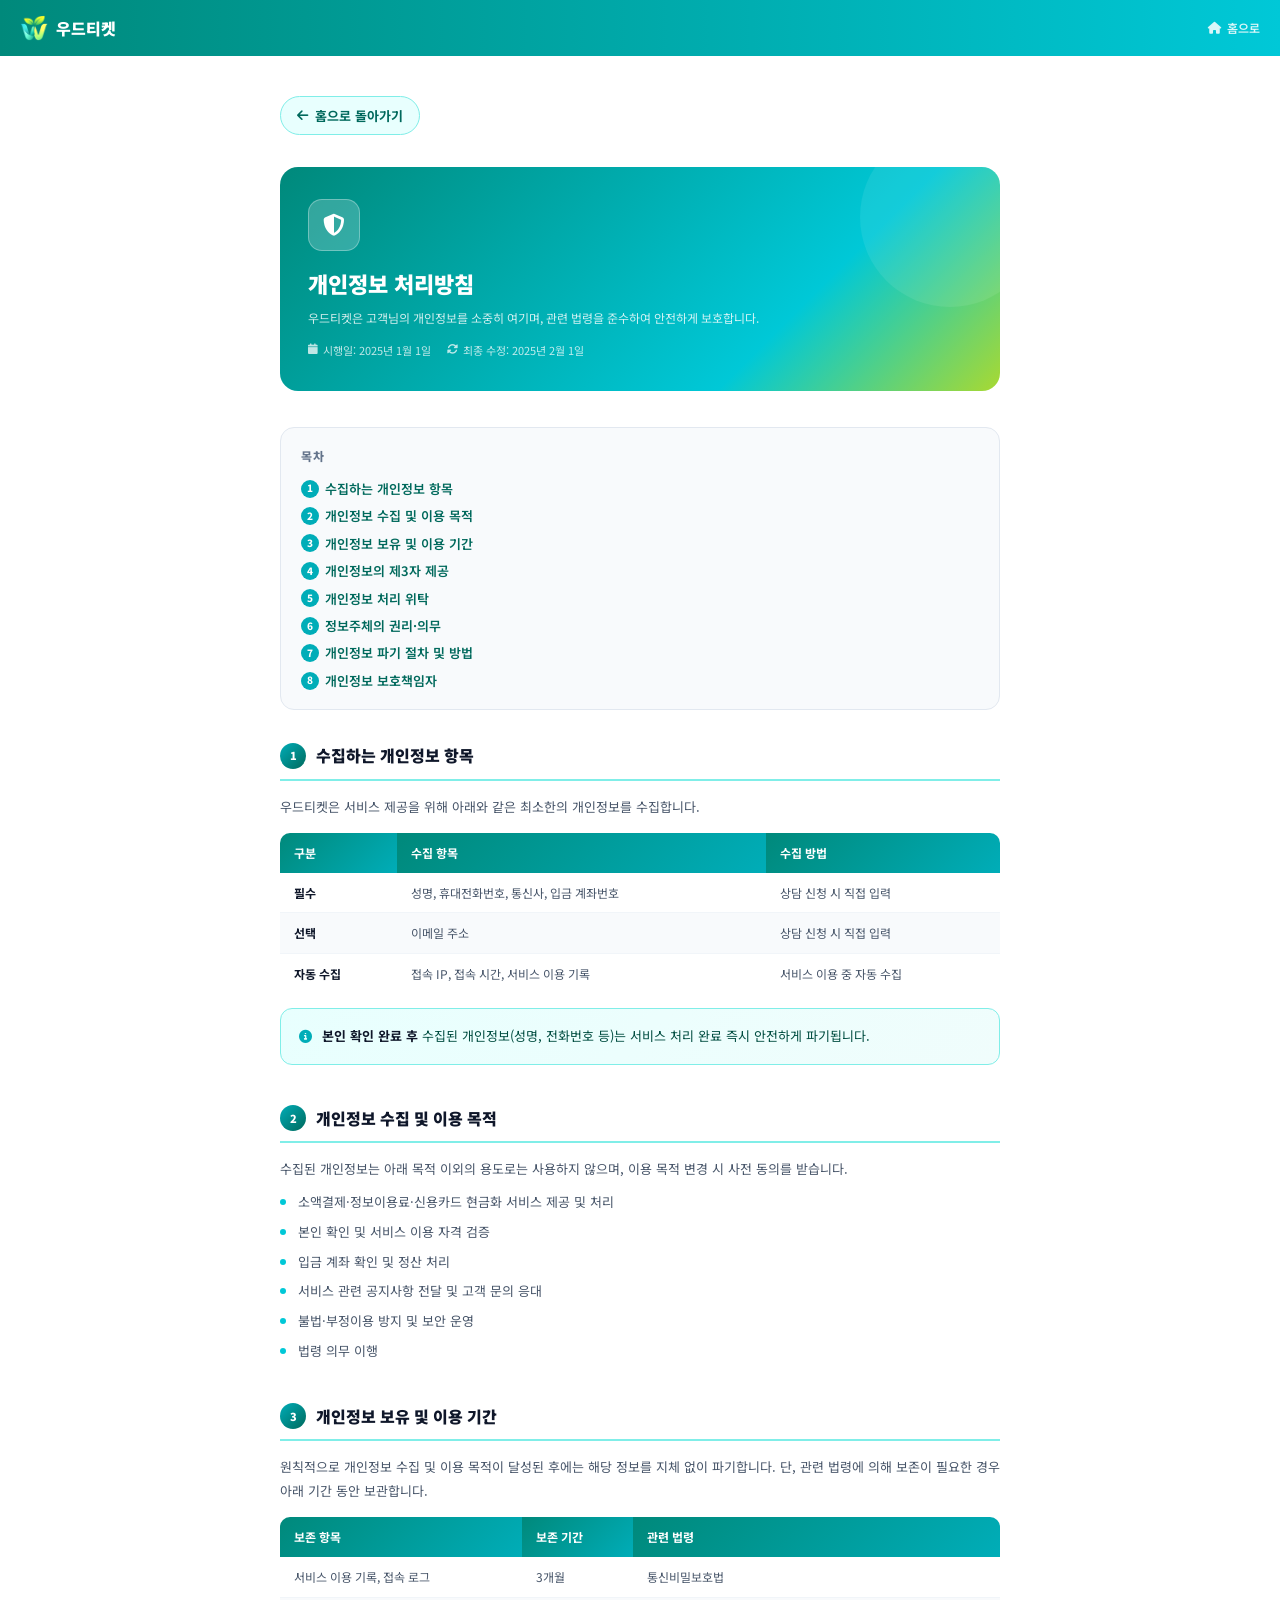
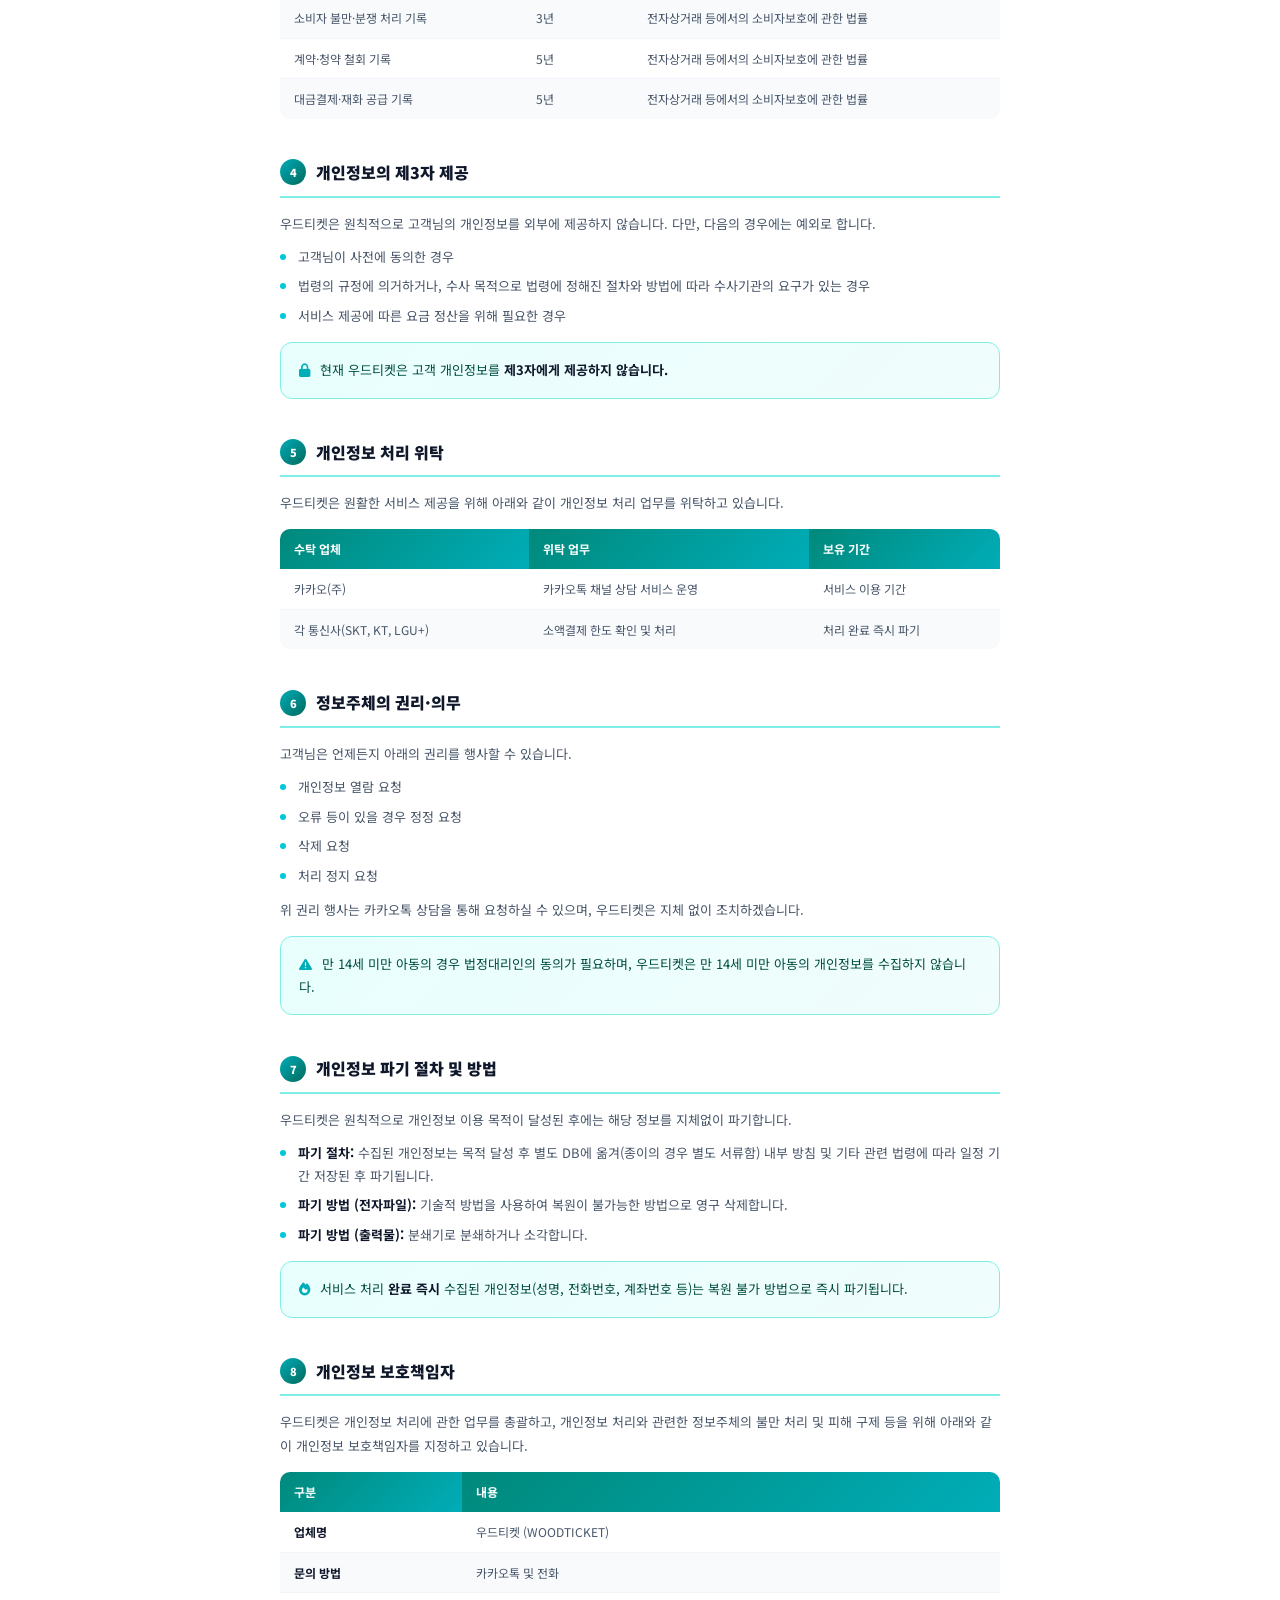
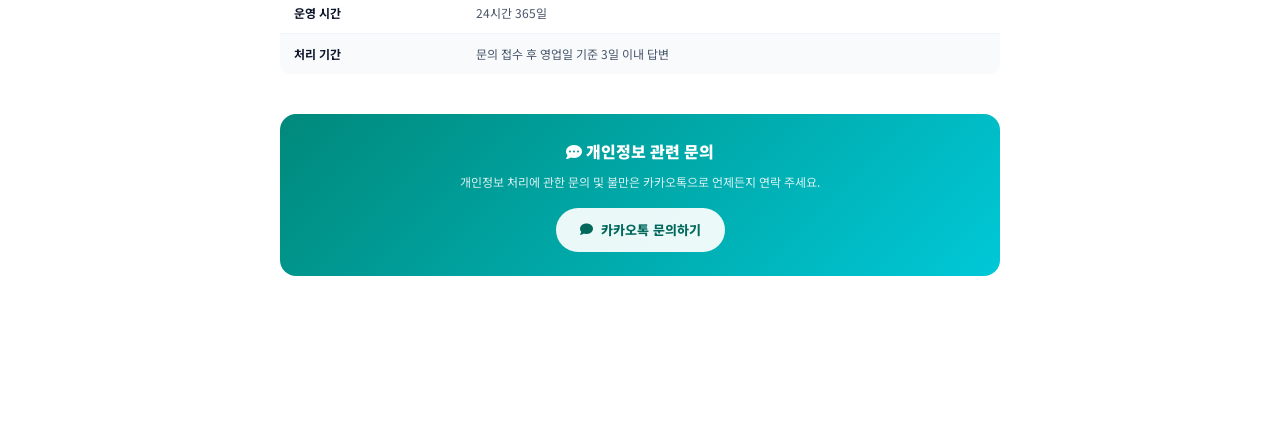
<file: privacy.html>
<!DOCTYPE html>
<html lang="ko">
<head>
<!-- Google Tag Manager -->
<script>(function(w,d,s,l,i){w[l]=w[l]||[];w[l].push({'gtm.start':
new Date().getTime(),event:'gtm.js'});var f=d.getElementsByTagName(s)[0],
j=d.createElement(s),dl=l!='dataLayer'?'&l='+l:'';j.async=true;j.src=
'https://www.googletagmanager.com/gtm.js?id='+i+dl;f.parentNode.insertBefore(j,f);
})(window,document,'script','dataLayer','GTM-WQMBXHG5');</script>
<!-- End Google Tag Manager -->
<!-- Google tag (gtag.js) -->
<script async src="https://www.googletagmanager.com/gtag/js?id=G-5HVZWF7TMN"></script>
<script>
window.dataLayer = window.dataLayer || [];
function gtag(){dataLayer.push(arguments);}

gtag('js', new Date());

gtag('config', 'G-5HVZWF7TMN');   // GA4
gtag('config', 'AW-17979923165'); // 광고1
gtag('config', 'AW-18008139402'); // 광고2
</script>
  <meta charset="UTF-8" />
  <meta name="viewport" content="width=device-width, initial-scale=1.0" />
  <title>개인정보 처리방침 | 우드티켓</title>
  <meta name="description" content="우드티켓 개인정보 처리방침. 수집 항목, 이용 목적, 보유 기간, 파기 절차 등 개인정보 보호 정책을 안내합니다." />
  <meta name="robots" content="index, follow" />
  <link rel="canonical" href="https://xn--2-on9el07bo2hj3e.com/privacy" />
  <meta property="og:type" content="website" />
  <meta property="og:site_name" content="우드티켓" />
  <meta property="og:title" content="개인정보 처리방침 | 우드티켓" />
  <meta property="og:description" content="우드티켓 개인정보 처리방침. 수집 항목, 이용 목적, 보유 기간, 파기 절차 등 개인정보 보호 정책을 안내합니다." />
  <meta property="og:url" content="https://xn--2-on9el07bo2hj3e.com/privacy" />
  <meta property="og:locale" content="ko_KR" />
  <link rel="icon" type="image/svg+xml" href="./static/favicon.svg?v=1771916740" />
  <link rel="stylesheet" href="./static/style.css" />
  <link rel="preconnect" href="https://fonts.googleapis.com" />
  <link href="https://fonts.googleapis.com/css2?family=Noto+Sans+KR:wght@300;400;500;600;700;800;900&display=swap" rel="stylesheet" />
  <link rel="stylesheet" href="https://cdnjs.cloudflare.com/ajax/libs/font-awesome/6.5.0/css/all.min.css" />
  <style>
    .sub-wrap { max-width: 760px; margin: 0 auto; padding: 40px 20px 80px; }
    .sub-back {
      display: inline-flex; align-items: center; gap: 7px;
      font-size: 13px; font-weight: 700; color: var(--mint-700);
      background: var(--mint-50); border: 1.5px solid var(--mint-200);
      padding: 8px 16px; border-radius: 50px; margin-bottom: 32px;
      transition: all 0.2s; text-decoration: none;
    }
    .sub-back:hover { background: var(--mint-100); transform: translateX(-2px); }
    .sub-hero {
      background: linear-gradient(135deg, #00897B 0%, #00C8D7 70%, #A8D932 100%);
      border-radius: 18px; padding: 32px 28px; margin-bottom: 36px;
      color: #fff; position: relative; overflow: hidden;
    }
    .sub-hero::before {
      content: ''; position: absolute; top: -40px; right: -40px;
      width: 180px; height: 180px; border-radius: 50%;
      background: rgba(255,255,255,0.08);
    }
    .sub-hero-icon {
      width: 52px; height: 52px; border-radius: 14px;
      background: rgba(255,255,255,0.20); border: 1.5px solid rgba(255,255,255,0.30);
      display: flex; align-items: center; justify-content: center;
      font-size: 22px; margin-bottom: 14px;
    }
    .sub-hero h1 { font-size: 22px; font-weight: 900; margin-bottom: 6px; }
    .sub-hero p  { font-size: 12px; opacity: 0.82; line-height: 1.6; }
    .sub-hero-meta {
      display: flex; gap: 16px; margin-top: 14px;
      font-size: 11px; opacity: 0.75;
    }
    .sub-hero-meta span { display: flex; align-items: center; gap: 5px; }

    .sub-toc {
      background: var(--gray-50); border: 1.5px solid var(--gray-200);
      border-radius: 14px; padding: 18px 20px; margin-bottom: 32px;
    }
    .sub-toc h3 { font-size: 12px; font-weight: 800; color: var(--gray-500); letter-spacing: 0.06em; text-transform: uppercase; margin-bottom: 12px; }
    .sub-toc ol { list-style: none; display: flex; flex-direction: column; gap: 6px; padding-left: 0; }
    .sub-toc ol li a {
      font-size: 13px; color: var(--mint-700); font-weight: 600;
      display: flex; align-items: center; gap: 6px; text-decoration: none;
    }
    .sub-toc ol li a:hover { color: var(--mint-500); }
    .sub-toc ol li a::before {
      content: attr(data-num);
      font-size: 10px; font-weight: 800; color: #fff;
      background: var(--mint-500); width: 18px; height: 18px;
      border-radius: 50%; display: flex; align-items: center; justify-content: center;
      flex-shrink: 0;
    }

    .sub-section { margin-bottom: 40px; scroll-margin-top: 80px; }
    .sub-section-title {
      display: flex; align-items: center; gap: 10px;
      font-size: 16px; font-weight: 900; color: var(--gray-900);
      margin-bottom: 14px; padding-bottom: 10px;
      border-bottom: 2px solid var(--mint-200);
    }
    .sub-section-title .num-badge {
      width: 26px; height: 26px; border-radius: 50%; flex-shrink: 0;
      background: linear-gradient(135deg, var(--mint-500), var(--mint-700));
      color: #fff; font-size: 11px; font-weight: 900;
      display: flex; align-items: center; justify-content: center;
    }
    .sub-section p { font-size: 13px; color: var(--gray-600); line-height: 1.85; margin-bottom: 10px; }
    .sub-section ul { list-style: none; display: flex; flex-direction: column; gap: 7px; margin-bottom: 10px; padding-left: 0; }
    .sub-section ul li {
      font-size: 13px; color: var(--gray-600); line-height: 1.75;
      padding-left: 18px; position: relative;
    }
    .sub-section ul li::before {
      content: ''; position: absolute; left: 0; top: 8px;
      width: 6px; height: 6px; border-radius: 50%;
      background: var(--mint-400);
    }
    .sub-section strong { color: var(--gray-900); font-weight: 700; }

    .sub-highlight {
      background: linear-gradient(135deg, #E8FFFE, #F0FDFC);
      border: 1.5px solid var(--mint-200); border-radius: 12px;
      padding: 16px 18px; margin: 14px 0;
      font-size: 13px; color: var(--mint-800); line-height: 1.75;
    }
    .sub-highlight i { color: var(--mint-500); margin-right: 6px; }

    .sub-table {
      width: 100%; border-collapse: collapse; margin: 14px 0;
      font-size: 12px; border-radius: 10px; overflow: hidden;
    }
    .sub-table th {
      background: linear-gradient(135deg, var(--mint-600), var(--mint-500));
      color: #fff; font-weight: 700; padding: 10px 14px; text-align: left;
    }
    .sub-table td {
      padding: 10px 14px; border-bottom: 1px solid var(--gray-100);
      color: var(--gray-600); vertical-align: top; line-height: 1.65;
    }
    .sub-table tr:last-child td { border-bottom: none; }
    .sub-table tr:nth-child(even) td { background: var(--gray-50); }

    .sub-contact-box {
      background: linear-gradient(135deg, #00897B, #00C8D7);
      border-radius: 16px; padding: 24px 22px; text-align: center;
      color: #fff; margin-top: 40px;
    }
    .sub-contact-box h3 { font-size: 16px; font-weight: 900; margin-bottom: 8px; }
    .sub-contact-box p  { font-size: 12px; opacity: 0.85; margin-bottom: 16px; }
    .sub-contact-btn {
      display: inline-flex; align-items: center; gap: 8px;
      background: rgba(255,255,255,0.92); color: var(--mint-700);
      font-size: 13px; font-weight: 800; padding: 11px 24px;
      border-radius: 50px; transition: all 0.2s; text-decoration: none;
    }
    .sub-contact-btn:hover { background: #fff; transform: translateY(-2px); }

    /* 서브페이지 심플 헤더/푸터 */
    .sub-header {
      background: linear-gradient(90deg, #00897B, #00C8D7);
      padding: 14px 20px; display: flex; align-items: center;
      justify-content: space-between; position: sticky; top: 0; z-index: 100;
    }
    .sub-header-logo {
      display: flex; align-items: center; gap: 8px;
      color: #fff; font-weight: 900; font-size: 16px; text-decoration: none;
    }
    .sub-header-logo img { width: 28px; height: 28px; object-fit: contain; filter: brightness(1.2); }
    .sub-header-home {
      font-size: 12px; color: rgba(255,255,255,0.85); font-weight: 600;
      display: flex; align-items: center; gap: 5px; text-decoration: none;
    }
  </style>
</head>
<body>
 <!-- Google Tag Manager (noscript) -->
<noscript><iframe src="https://www.googletagmanager.com/ns.html?id=GTM-WQMBXHG5"
height="0" width="0" style="display:none;visibility:hidden"></iframe></noscript>
<!-- End Google Tag Manager (noscript) -->
<header class="sub-header">
  <a href="/" class="sub-header-logo">
    <img src="./static/logo.png" alt="우드티켓" />
    우드티켓
  </a>
  <a href="/" class="sub-header-home"><i class="fas fa-home"></i> 홈으로</a>
</header>

<div class="sub-wrap">
  <a href="/" class="sub-back"><i class="fas fa-arrow-left"></i> 홈으로 돌아가기</a>

  <div class="sub-hero">
    <div class="sub-hero-icon"><i class="fas fa-shield-halved"></i></div>
    <h1>개인정보 처리방침</h1>
    <p>우드티켓은 고객님의 개인정보를 소중히 여기며, 관련 법령을 준수하여 안전하게 보호합니다.</p>
    <div class="sub-hero-meta">
      <span><i class="fas fa-calendar"></i> 시행일: 2025년 1월 1일</span>
      <span><i class="fas fa-sync-alt"></i> 최종 수정: 2025년 2월 1일</span>
    </div>
  </div>

  <div class="sub-toc">
    <h3>목차</h3>
    <ol>
      <li><a href="#p1" data-num="1">수집하는 개인정보 항목</a></li>
      <li><a href="#p2" data-num="2">개인정보 수집 및 이용 목적</a></li>
      <li><a href="#p3" data-num="3">개인정보 보유 및 이용 기간</a></li>
      <li><a href="#p4" data-num="4">개인정보의 제3자 제공</a></li>
      <li><a href="#p5" data-num="5">개인정보 처리 위탁</a></li>
      <li><a href="#p6" data-num="6">정보주체의 권리·의무</a></li>
      <li><a href="#p7" data-num="7">개인정보 파기 절차 및 방법</a></li>
      <li><a href="#p8" data-num="8">개인정보 보호책임자</a></li>
    </ol>
  </div>

  <div class="sub-section" id="p1">
    <h2 class="sub-section-title"><span class="num-badge">1</span>수집하는 개인정보 항목</h2>
    <p>우드티켓은 서비스 제공을 위해 아래와 같은 최소한의 개인정보를 수집합니다.</p>
    <table class="sub-table">
      <thead><tr><th>구분</th><th>수집 항목</th><th>수집 방법</th></tr></thead>
      <tbody>
        <tr><td><strong>필수</strong></td><td>성명, 휴대전화번호, 통신사, 입금 계좌번호</td><td>상담 신청 시 직접 입력</td></tr>
        <tr><td><strong>선택</strong></td><td>이메일 주소</td><td>상담 신청 시 직접 입력</td></tr>
        <tr><td><strong>자동 수집</strong></td><td>접속 IP, 접속 시간, 서비스 이용 기록</td><td>서비스 이용 중 자동 수집</td></tr>
      </tbody>
    </table>
    <div class="sub-highlight">
      <i class="fas fa-info-circle"></i>
      <strong>본인 확인 완료 후</strong> 수집된 개인정보(성명, 전화번호 등)는 서비스 처리 완료 즉시 안전하게 파기됩니다.
    </div>
  </div>

  <div class="sub-section" id="p2">
    <h2 class="sub-section-title"><span class="num-badge">2</span>개인정보 수집 및 이용 목적</h2>
    <p>수집된 개인정보는 아래 목적 이외의 용도로는 사용하지 않으며, 이용 목적 변경 시 사전 동의를 받습니다.</p>
    <ul>
      <li>소액결제·정보이용료·신용카드 현금화 서비스 제공 및 처리</li>
      <li>본인 확인 및 서비스 이용 자격 검증</li>
      <li>입금 계좌 확인 및 정산 처리</li>
      <li>서비스 관련 공지사항 전달 및 고객 문의 응대</li>
      <li>불법·부정이용 방지 및 보안 운영</li>
      <li>법령 의무 이행</li>
    </ul>
  </div>

  <div class="sub-section" id="p3">
    <h2 class="sub-section-title"><span class="num-badge">3</span>개인정보 보유 및 이용 기간</h2>
    <p>원칙적으로 개인정보 수집 및 이용 목적이 달성된 후에는 해당 정보를 지체 없이 파기합니다. 단, 관련 법령에 의해 보존이 필요한 경우 아래 기간 동안 보관합니다.</p>
    <table class="sub-table">
      <thead><tr><th>보존 항목</th><th>보존 기간</th><th>관련 법령</th></tr></thead>
      <tbody>
        <tr><td>서비스 이용 기록, 접속 로그</td><td>3개월</td><td>통신비밀보호법</td></tr>
        <tr><td>소비자 불만·분쟁 처리 기록</td><td>3년</td><td>전자상거래 등에서의 소비자보호에 관한 법률</td></tr>
        <tr><td>계약·청약 철회 기록</td><td>5년</td><td>전자상거래 등에서의 소비자보호에 관한 법률</td></tr>
        <tr><td>대금결제·재화 공급 기록</td><td>5년</td><td>전자상거래 등에서의 소비자보호에 관한 법률</td></tr>
      </tbody>
    </table>
  </div>

  <div class="sub-section" id="p4">
    <h2 class="sub-section-title"><span class="num-badge">4</span>개인정보의 제3자 제공</h2>
    <p>우드티켓은 원칙적으로 고객님의 개인정보를 외부에 제공하지 않습니다. 다만, 다음의 경우에는 예외로 합니다.</p>
    <ul>
      <li>고객님이 사전에 동의한 경우</li>
      <li>법령의 규정에 의거하거나, 수사 목적으로 법령에 정해진 절차와 방법에 따라 수사기관의 요구가 있는 경우</li>
      <li>서비스 제공에 따른 요금 정산을 위해 필요한 경우</li>
    </ul>
    <div class="sub-highlight">
      <i class="fas fa-lock"></i>
      현재 우드티켓은 고객 개인정보를 <strong>제3자에게 제공하지 않습니다.</strong>
    </div>
  </div>

  <div class="sub-section" id="p5">
    <h2 class="sub-section-title"><span class="num-badge">5</span>개인정보 처리 위탁</h2>
    <p>우드티켓은 원활한 서비스 제공을 위해 아래와 같이 개인정보 처리 업무를 위탁하고 있습니다.</p>
    <table class="sub-table">
      <thead><tr><th>수탁 업체</th><th>위탁 업무</th><th>보유 기간</th></tr></thead>
      <tbody>
        <tr><td>카카오(주)</td><td>카카오톡 채널 상담 서비스 운영</td><td>서비스 이용 기간</td></tr>
        <tr><td>각 통신사(SKT, KT, LGU+)</td><td>소액결제 한도 확인 및 처리</td><td>처리 완료 즉시 파기</td></tr>
      </tbody>
    </table>
  </div>

  <div class="sub-section" id="p6">
    <h2 class="sub-section-title"><span class="num-badge">6</span>정보주체의 권리·의무</h2>
    <p>고객님은 언제든지 아래의 권리를 행사할 수 있습니다.</p>
    <ul>
      <li>개인정보 열람 요청</li>
      <li>오류 등이 있을 경우 정정 요청</li>
      <li>삭제 요청</li>
      <li>처리 정지 요청</li>
    </ul>
    <p>위 권리 행사는 카카오톡 상담을 통해 요청하실 수 있으며, 우드티켓은 지체 없이 조치하겠습니다.</p>
    <div class="sub-highlight">
      <i class="fas fa-exclamation-triangle"></i>
      만 14세 미만 아동의 경우 법정대리인의 동의가 필요하며, 우드티켓은 만 14세 미만 아동의 개인정보를 수집하지 않습니다.
    </div>
  </div>

  <div class="sub-section" id="p7">
    <h2 class="sub-section-title"><span class="num-badge">7</span>개인정보 파기 절차 및 방법</h2>
    <p>우드티켓은 원칙적으로 개인정보 이용 목적이 달성된 후에는 해당 정보를 지체없이 파기합니다.</p>
    <ul>
      <li><strong>파기 절차:</strong> 수집된 개인정보는 목적 달성 후 별도 DB에 옮겨(종이의 경우 별도 서류함) 내부 방침 및 기타 관련 법령에 따라 일정 기간 저장된 후 파기됩니다.</li>
      <li><strong>파기 방법 (전자파일):</strong> 기술적 방법을 사용하여 복원이 불가능한 방법으로 영구 삭제합니다.</li>
      <li><strong>파기 방법 (출력물):</strong> 분쇄기로 분쇄하거나 소각합니다.</li>
    </ul>
    <div class="sub-highlight">
      <i class="fas fa-fire"></i>
      서비스 처리 <strong>완료 즉시</strong> 수집된 개인정보(성명, 전화번호, 계좌번호 등)는 복원 불가 방법으로 즉시 파기됩니다.
    </div>
  </div>

  <div class="sub-section" id="p8">
    <h2 class="sub-section-title"><span class="num-badge">8</span>개인정보 보호책임자</h2>
    <p>우드티켓은 개인정보 처리에 관한 업무를 총괄하고, 개인정보 처리와 관련한 정보주체의 불만 처리 및 피해 구제 등을 위해 아래와 같이 개인정보 보호책임자를 지정하고 있습니다.</p>
    <table class="sub-table">
      <thead><tr><th>구분</th><th>내용</th></tr></thead>
      <tbody>
        <tr><td><strong>업체명</strong></td><td>우드티켓 (WOODTICKET)</td></tr>
        <tr><td><strong>문의 방법</strong></td><td>카카오톡 및 전화</td></tr>
        <tr><td><strong>운영 시간</strong></td><td>24시간 365일</td></tr>
        <tr><td><strong>처리 기간</strong></td><td>문의 접수 후 영업일 기준 3일 이내 답변</td></tr>
      </tbody>
    </table>
  </div>

  <div class="sub-contact-box">
    <h3><i class="fas fa-comment-dots"></i> 개인정보 관련 문의</h3>
    <p>개인정보 처리에 관한 문의 및 불만은 카카오톡으로 언제든지 연락 주세요.</p>
    <a href="https://vvd.im/365" class="sub-contact-btn" target="_blank" rel="nofollow noopener noreferrer"><i class="fas fa-comment"></i> 카카오톡 문의하기</a>
  </div>
</div>

</body>
</html>
</file>
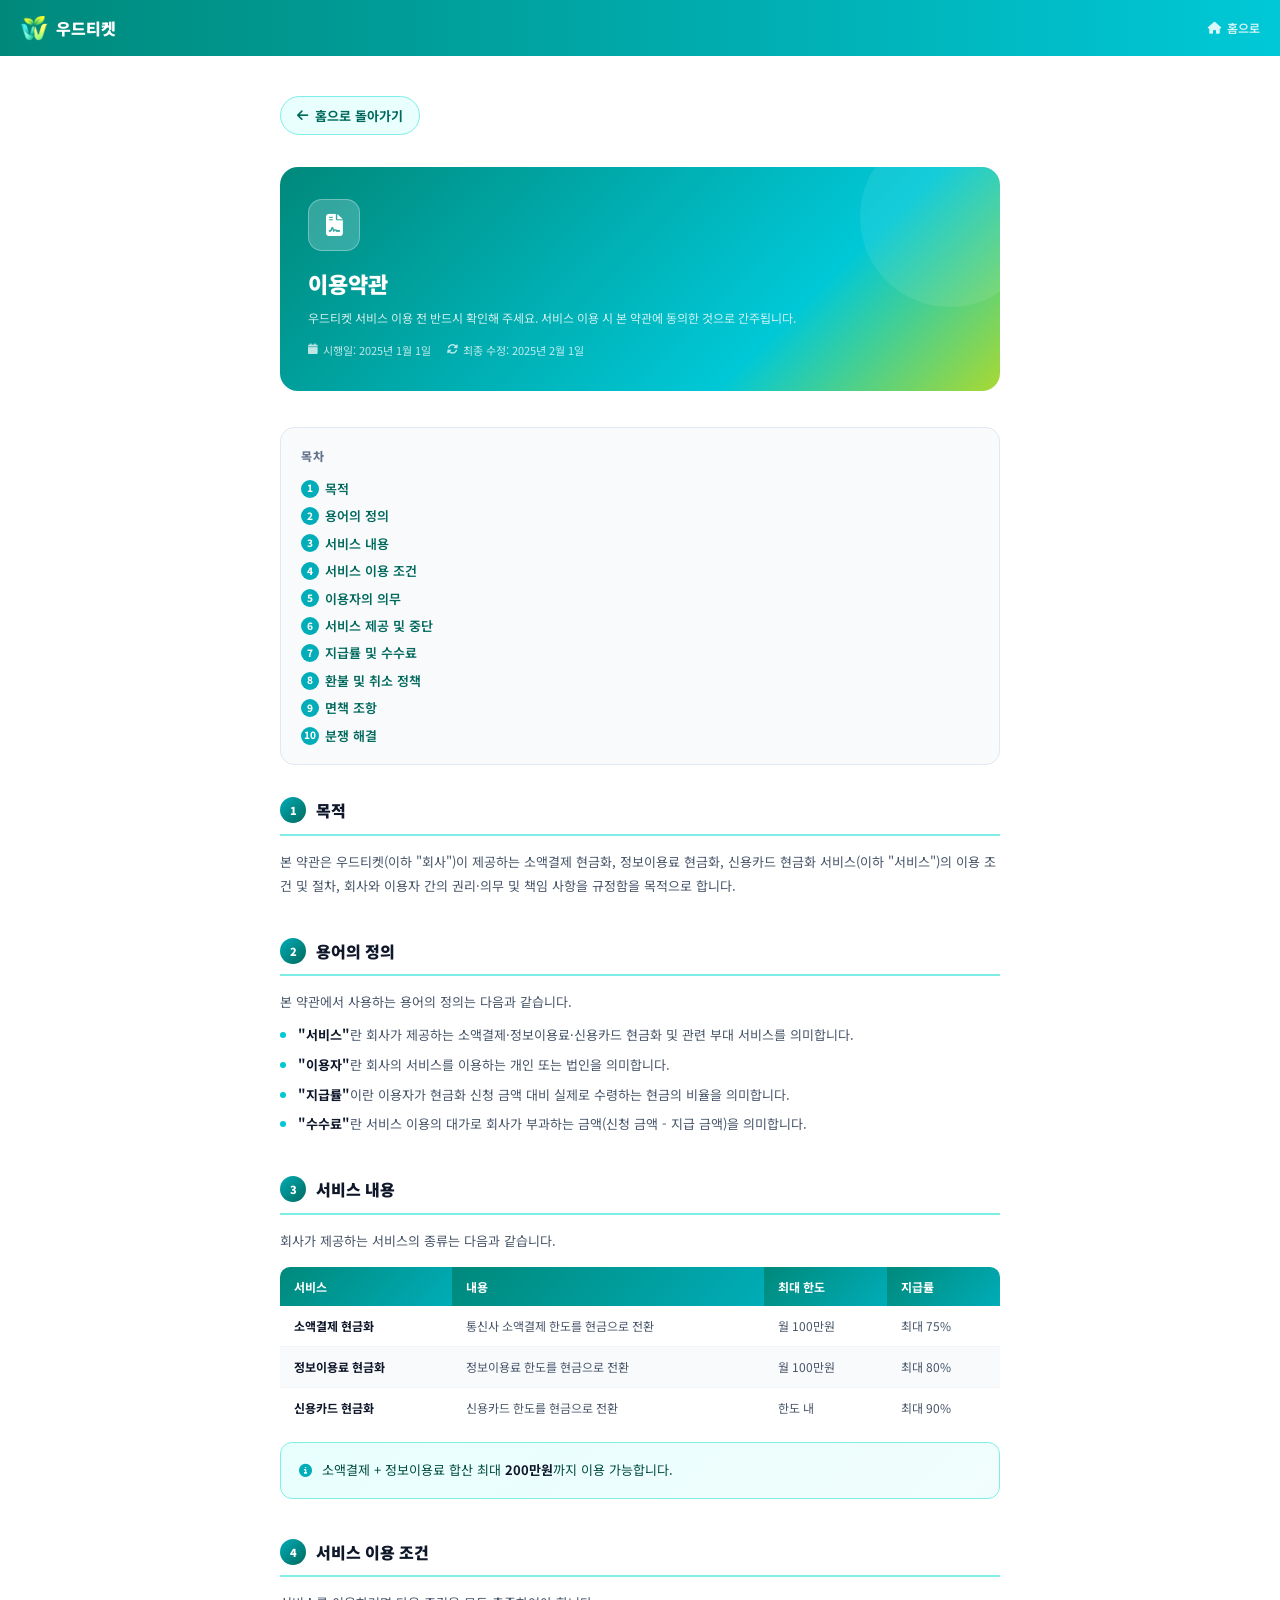
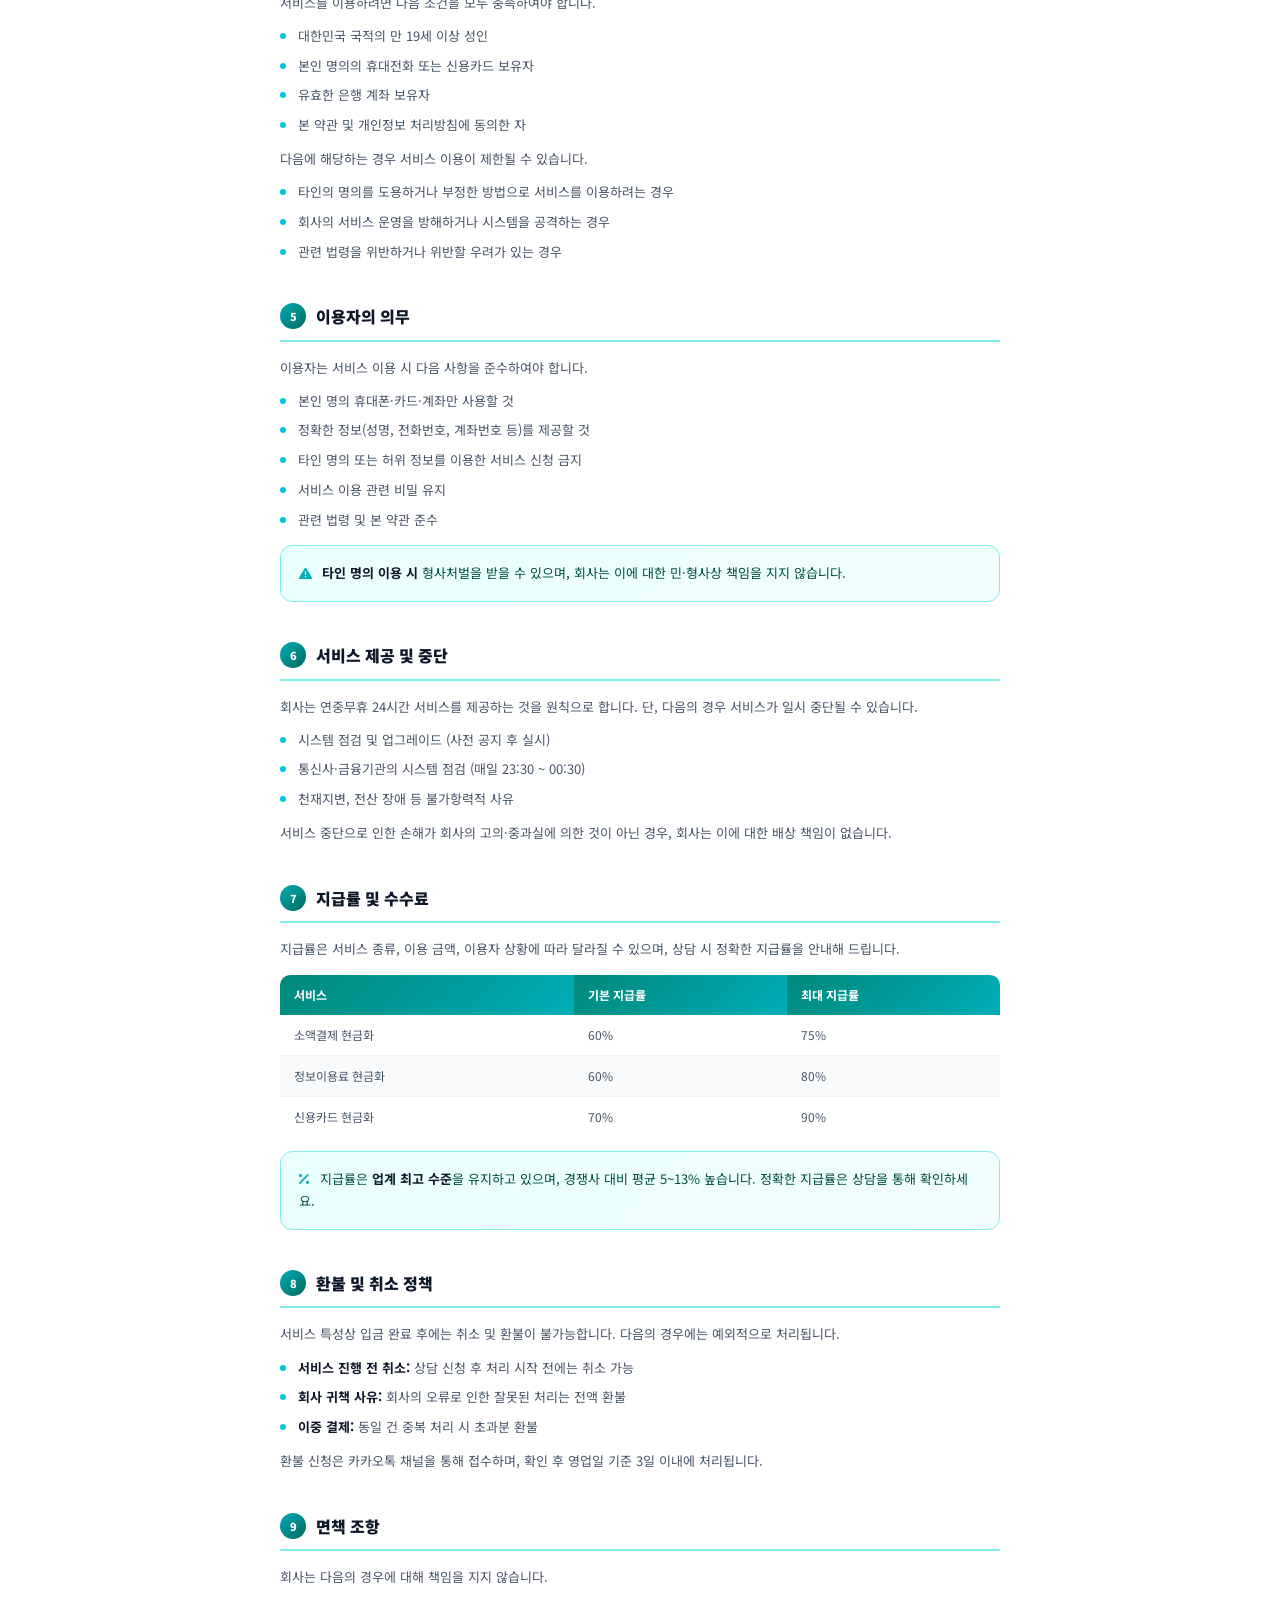
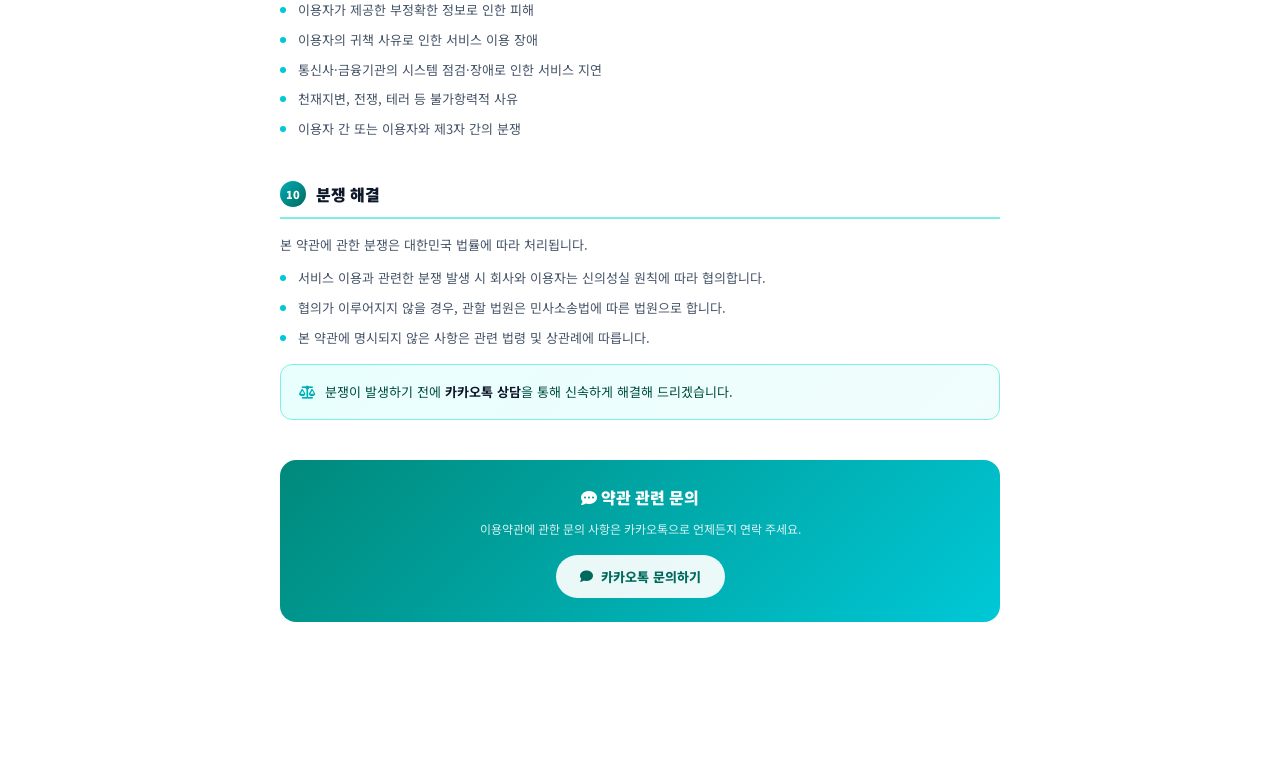
<file: terms.html>
<!DOCTYPE html>
<html lang="ko">
<head>
<!-- Google Tag Manager -->
<script>(function(w,d,s,l,i){w[l]=w[l]||[];w[l].push({'gtm.start':
new Date().getTime(),event:'gtm.js'});var f=d.getElementsByTagName(s)[0],
j=d.createElement(s),dl=l!='dataLayer'?'&l='+l:'';j.async=true;j.src=
'https://www.googletagmanager.com/gtm.js?id='+i+dl;f.parentNode.insertBefore(j,f);
})(window,document,'script','dataLayer','GTM-WQMBXHG5');</script>
<!-- End Google Tag Manager -->
<!-- Google tag (gtag.js) -->
<script async src="https://www.googletagmanager.com/gtag/js?id=G-5HVZWF7TMN"></script>
<script>
window.dataLayer = window.dataLayer || [];
function gtag(){dataLayer.push(arguments);}

gtag('js', new Date());

gtag('config', 'G-5HVZWF7TMN');   // GA4
gtag('config', 'AW-17979923165'); // 광고1
gtag('config', 'AW-18008139402'); // 광고2
</script>
  <meta charset="UTF-8" />
  <meta name="viewport" content="width=device-width, initial-scale=1.0" />
  <title>이용약관 | 우드티켓</title>
  <meta name="description" content="우드티켓 이용약관. 서비스 이용 조건, 권리·의무, 지급률, 환불 정책 등 이용 전 반드시 확인해 주세요." />
  <meta name="robots" content="index, follow" />
  <link rel="canonical" href="https://xn--2-on9el07bo2hj3e.com/terms" />
  <meta property="og:type" content="website" />
  <meta property="og:site_name" content="우드티켓" />
  <meta property="og:title" content="이용약관 | 우드티켓" />
  <meta property="og:description" content="우드티켓 이용약관. 서비스 이용 조건, 권리·의무, 지급률, 환불 정책 등 이용 전 반드시 확인해 주세요." />
  <meta property="og:url" content="https://xn--2-on9el07bo2hj3e.com/terms" />
  <meta property="og:locale" content="ko_KR" />
  <link rel="icon" type="image/svg+xml" href="./static/favicon.svg?v=1771916740" />
  <link rel="stylesheet" href="./static/style.css" />
  <link rel="preconnect" href="https://fonts.googleapis.com" />
  <link href="https://fonts.googleapis.com/css2?family=Noto+Sans+KR:wght@300;400;500;600;700;800;900&display=swap" rel="stylesheet" />
  <link rel="stylesheet" href="https://cdnjs.cloudflare.com/ajax/libs/font-awesome/6.5.0/css/all.min.css" />
  <style>
    .sub-wrap { max-width: 760px; margin: 0 auto; padding: 40px 20px 80px; }
    .sub-back {
      display: inline-flex; align-items: center; gap: 7px;
      font-size: 13px; font-weight: 700; color: var(--mint-700);
      background: var(--mint-50); border: 1.5px solid var(--mint-200);
      padding: 8px 16px; border-radius: 50px; margin-bottom: 32px;
      transition: all 0.2s; text-decoration: none;
    }
    .sub-back:hover { background: var(--mint-100); transform: translateX(-2px); }
    .sub-hero {
      background: linear-gradient(135deg, #00897B 0%, #00C8D7 70%, #A8D932 100%);
      border-radius: 18px; padding: 32px 28px; margin-bottom: 36px;
      color: #fff; position: relative; overflow: hidden;
    }
    .sub-hero::before {
      content: ''; position: absolute; top: -40px; right: -40px;
      width: 180px; height: 180px; border-radius: 50%;
      background: rgba(255,255,255,0.08);
    }
    .sub-hero-icon {
      width: 52px; height: 52px; border-radius: 14px;
      background: rgba(255,255,255,0.20); border: 1.5px solid rgba(255,255,255,0.30);
      display: flex; align-items: center; justify-content: center;
      font-size: 22px; margin-bottom: 14px;
    }
    .sub-hero h1 { font-size: 22px; font-weight: 900; margin-bottom: 6px; }
    .sub-hero p  { font-size: 12px; opacity: 0.82; line-height: 1.6; }
    .sub-hero-meta {
      display: flex; gap: 16px; margin-top: 14px;
      font-size: 11px; opacity: 0.75;
    }
    .sub-hero-meta span { display: flex; align-items: center; gap: 5px; }

    .sub-toc {
      background: var(--gray-50); border: 1.5px solid var(--gray-200);
      border-radius: 14px; padding: 18px 20px; margin-bottom: 32px;
    }
    .sub-toc h3 { font-size: 12px; font-weight: 800; color: var(--gray-500); letter-spacing: 0.06em; text-transform: uppercase; margin-bottom: 12px; }
    .sub-toc ol { list-style: none; display: flex; flex-direction: column; gap: 6px; padding-left: 0; }
    .sub-toc ol li a {
      font-size: 13px; color: var(--mint-700); font-weight: 600;
      display: flex; align-items: center; gap: 6px; text-decoration: none;
    }
    .sub-toc ol li a:hover { color: var(--mint-500); }
    .sub-toc ol li a::before {
      content: attr(data-num);
      font-size: 10px; font-weight: 800; color: #fff;
      background: var(--mint-500); width: 18px; height: 18px;
      border-radius: 50%; display: flex; align-items: center; justify-content: center;
      flex-shrink: 0;
    }

    .sub-section { margin-bottom: 40px; scroll-margin-top: 80px; }
    .sub-section-title {
      display: flex; align-items: center; gap: 10px;
      font-size: 16px; font-weight: 900; color: var(--gray-900);
      margin-bottom: 14px; padding-bottom: 10px;
      border-bottom: 2px solid var(--mint-200);
    }
    .sub-section-title .num-badge {
      width: 26px; height: 26px; border-radius: 50%; flex-shrink: 0;
      background: linear-gradient(135deg, var(--mint-500), var(--mint-700));
      color: #fff; font-size: 11px; font-weight: 900;
      display: flex; align-items: center; justify-content: center;
    }
    .sub-section p { font-size: 13px; color: var(--gray-600); line-height: 1.85; margin-bottom: 10px; }
    .sub-section ul { list-style: none; display: flex; flex-direction: column; gap: 7px; margin-bottom: 10px; padding-left: 0; }
    .sub-section ul li {
      font-size: 13px; color: var(--gray-600); line-height: 1.75;
      padding-left: 18px; position: relative;
    }
    .sub-section ul li::before {
      content: ''; position: absolute; left: 0; top: 8px;
      width: 6px; height: 6px; border-radius: 50%;
      background: var(--mint-400);
    }
    .sub-section strong { color: var(--gray-900); font-weight: 700; }

    .sub-highlight {
      background: linear-gradient(135deg, #E8FFFE, #F0FDFC);
      border: 1.5px solid var(--mint-200); border-radius: 12px;
      padding: 16px 18px; margin: 14px 0;
      font-size: 13px; color: var(--mint-800); line-height: 1.75;
    }
    .sub-highlight i { color: var(--mint-500); margin-right: 6px; }

    .sub-table {
      width: 100%; border-collapse: collapse; margin: 14px 0;
      font-size: 12px; border-radius: 10px; overflow: hidden;
    }
    .sub-table th {
      background: linear-gradient(135deg, var(--mint-600), var(--mint-500));
      color: #fff; font-weight: 700; padding: 10px 14px; text-align: left;
    }
    .sub-table td {
      padding: 10px 14px; border-bottom: 1px solid var(--gray-100);
      color: var(--gray-600); vertical-align: top; line-height: 1.65;
    }
    .sub-table tr:last-child td { border-bottom: none; }
    .sub-table tr:nth-child(even) td { background: var(--gray-50); }

    .sub-contact-box {
      background: linear-gradient(135deg, #00897B, #00C8D7);
      border-radius: 16px; padding: 24px 22px; text-align: center;
      color: #fff; margin-top: 40px;
    }
    .sub-contact-box h3 { font-size: 16px; font-weight: 900; margin-bottom: 8px; }
    .sub-contact-box p  { font-size: 12px; opacity: 0.85; margin-bottom: 16px; }
    .sub-contact-btn {
      display: inline-flex; align-items: center; gap: 8px;
      background: rgba(255,255,255,0.92); color: var(--mint-700);
      font-size: 13px; font-weight: 800; padding: 11px 24px;
      border-radius: 50px; transition: all 0.2s; text-decoration: none;
    }
    .sub-contact-btn:hover { background: #fff; transform: translateY(-2px); }

    /* 서브페이지 심플 헤더 */
    .sub-header {
      background: linear-gradient(90deg, #00897B, #00C8D7);
      padding: 14px 20px; display: flex; align-items: center;
      justify-content: space-between; position: sticky; top: 0; z-index: 100;
    }
    .sub-header-logo {
      display: flex; align-items: center; gap: 8px;
      color: #fff; font-weight: 900; font-size: 16px; text-decoration: none;
    }
    .sub-header-logo img { width: 28px; height: 28px; object-fit: contain; filter: brightness(1.2); }
    .sub-header-home {
      font-size: 12px; color: rgba(255,255,255,0.85); font-weight: 600;
      display: flex; align-items: center; gap: 5px; text-decoration: none;
    }
  </style>
</head>
<body>
 <!-- Google Tag Manager (noscript) -->
<noscript><iframe src="https://www.googletagmanager.com/ns.html?id=GTM-WQMBXHG5"
height="0" width="0" style="display:none;visibility:hidden"></iframe></noscript>
<!-- End Google Tag Manager (noscript) -->
<header class="sub-header">
  <a href="/" class="sub-header-logo">
    <img src="./static/logo.png" alt="우드티켓" />
    우드티켓
  </a>
  <a href="/" class="sub-header-home"><i class="fas fa-home"></i> 홈으로</a>
</header>

<div class="sub-wrap">
  <a href="/" class="sub-back"><i class="fas fa-arrow-left"></i> 홈으로 돌아가기</a>

  <div class="sub-hero">
    <div class="sub-hero-icon"><i class="fas fa-file-contract"></i></div>
    <h1>이용약관</h1>
    <p>우드티켓 서비스 이용 전 반드시 확인해 주세요. 서비스 이용 시 본 약관에 동의한 것으로 간주됩니다.</p>
    <div class="sub-hero-meta">
      <span><i class="fas fa-calendar"></i> 시행일: 2025년 1월 1일</span>
      <span><i class="fas fa-sync-alt"></i> 최종 수정: 2025년 2월 1일</span>
    </div>
  </div>

  <div class="sub-toc">
    <h3>목차</h3>
    <ol>
      <li><a href="#t1" data-num="1">목적</a></li>
      <li><a href="#t2" data-num="2">용어의 정의</a></li>
      <li><a href="#t3" data-num="3">서비스 내용</a></li>
      <li><a href="#t4" data-num="4">서비스 이용 조건</a></li>
      <li><a href="#t5" data-num="5">이용자의 의무</a></li>
      <li><a href="#t6" data-num="6">서비스 제공 및 중단</a></li>
      <li><a href="#t7" data-num="7">지급률 및 수수료</a></li>
      <li><a href="#t8" data-num="8">환불 및 취소 정책</a></li>
      <li><a href="#t9" data-num="9">면책 조항</a></li>
      <li><a href="#t10" data-num="10">분쟁 해결</a></li>
    </ol>
  </div>

  <div class="sub-section" id="t1">
    <h2 class="sub-section-title"><span class="num-badge">1</span>목적</h2>
    <p>본 약관은 우드티켓(이하 "회사")이 제공하는 소액결제 현금화, 정보이용료 현금화, 신용카드 현금화 서비스(이하 "서비스")의 이용 조건 및 절차, 회사와 이용자 간의 권리·의무 및 책임 사항을 규정함을 목적으로 합니다.</p>
  </div>

  <div class="sub-section" id="t2">
    <h2 class="sub-section-title"><span class="num-badge">2</span>용어의 정의</h2>
    <p>본 약관에서 사용하는 용어의 정의는 다음과 같습니다.</p>
    <ul>
      <li><strong>"서비스"</strong>란 회사가 제공하는 소액결제·정보이용료·신용카드 현금화 및 관련 부대 서비스를 의미합니다.</li>
      <li><strong>"이용자"</strong>란 회사의 서비스를 이용하는 개인 또는 법인을 의미합니다.</li>
      <li><strong>"지급률"</strong>이란 이용자가 현금화 신청 금액 대비 실제로 수령하는 현금의 비율을 의미합니다.</li>
      <li><strong>"수수료"</strong>란 서비스 이용의 대가로 회사가 부과하는 금액(신청 금액 - 지급 금액)을 의미합니다.</li>
    </ul>
  </div>

  <div class="sub-section" id="t3">
    <h2 class="sub-section-title"><span class="num-badge">3</span>서비스 내용</h2>
    <p>회사가 제공하는 서비스의 종류는 다음과 같습니다.</p>
    <table class="sub-table">
      <thead><tr><th>서비스</th><th>내용</th><th>최대 한도</th><th>지급률</th></tr></thead>
      <tbody>
        <tr><td><strong>소액결제 현금화</strong></td><td>통신사 소액결제 한도를 현금으로 전환</td><td>월 100만원</td><td>최대 75%</td></tr>
        <tr><td><strong>정보이용료 현금화</strong></td><td>정보이용료 한도를 현금으로 전환</td><td>월 100만원</td><td>최대 80%</td></tr>
        <tr><td><strong>신용카드 현금화</strong></td><td>신용카드 한도를 현금으로 전환</td><td>한도 내</td><td>최대 90%</td></tr>
      </tbody>
    </table>
    <div class="sub-highlight">
      <i class="fas fa-info-circle"></i>
      소액결제 + 정보이용료 합산 최대 <strong>200만원</strong>까지 이용 가능합니다.
    </div>
  </div>

  <div class="sub-section" id="t4">
    <h2 class="sub-section-title"><span class="num-badge">4</span>서비스 이용 조건</h2>
    <p>서비스를 이용하려면 다음 조건을 모두 충족하여야 합니다.</p>
    <ul>
      <li>대한민국 국적의 만 19세 이상 성인</li>
      <li>본인 명의의 휴대전화 또는 신용카드 보유자</li>
      <li>유효한 은행 계좌 보유자</li>
      <li>본 약관 및 개인정보 처리방침에 동의한 자</li>
    </ul>
    <p>다음에 해당하는 경우 서비스 이용이 제한될 수 있습니다.</p>
    <ul>
      <li>타인의 명의를 도용하거나 부정한 방법으로 서비스를 이용하려는 경우</li>
      <li>회사의 서비스 운영을 방해하거나 시스템을 공격하는 경우</li>
      <li>관련 법령을 위반하거나 위반할 우려가 있는 경우</li>
    </ul>
  </div>

  <div class="sub-section" id="t5">
    <h2 class="sub-section-title"><span class="num-badge">5</span>이용자의 의무</h2>
    <p>이용자는 서비스 이용 시 다음 사항을 준수하여야 합니다.</p>
    <ul>
      <li>본인 명의 휴대폰·카드·계좌만 사용할 것</li>
      <li>정확한 정보(성명, 전화번호, 계좌번호 등)를 제공할 것</li>
      <li>타인 명의 또는 허위 정보를 이용한 서비스 신청 금지</li>
      <li>서비스 이용 관련 비밀 유지</li>
      <li>관련 법령 및 본 약관 준수</li>
    </ul>
    <div class="sub-highlight">
      <i class="fas fa-exclamation-triangle"></i>
      <strong>타인 명의 이용 시</strong> 형사처벌을 받을 수 있으며, 회사는 이에 대한 민·형사상 책임을 지지 않습니다.
    </div>
  </div>

  <div class="sub-section" id="t6">
    <h2 class="sub-section-title"><span class="num-badge">6</span>서비스 제공 및 중단</h2>
    <p>회사는 연중무휴 24시간 서비스를 제공하는 것을 원칙으로 합니다. 단, 다음의 경우 서비스가 일시 중단될 수 있습니다.</p>
    <ul>
      <li>시스템 점검 및 업그레이드 (사전 공지 후 실시)</li>
      <li>통신사·금융기관의 시스템 점검 (매일 23:30 ~ 00:30)</li>
      <li>천재지변, 전산 장애 등 불가항력적 사유</li>
    </ul>
    <p>서비스 중단으로 인한 손해가 회사의 고의·중과실에 의한 것이 아닌 경우, 회사는 이에 대한 배상 책임이 없습니다.</p>
  </div>

  <div class="sub-section" id="t7">
    <h2 class="sub-section-title"><span class="num-badge">7</span>지급률 및 수수료</h2>
    <p>지급률은 서비스 종류, 이용 금액, 이용자 상황에 따라 달라질 수 있으며, 상담 시 정확한 지급률을 안내해 드립니다.</p>
    <table class="sub-table">
      <thead><tr><th>서비스</th><th>기본 지급률</th><th>최대 지급률</th></tr></thead>
      <tbody>
        <tr><td>소액결제 현금화</td><td>60%</td><td>75%</td></tr>
        <tr><td>정보이용료 현금화</td><td>60%</td><td>80%</td></tr>
        <tr><td>신용카드 현금화</td><td>70%</td><td>90%</td></tr>
      </tbody>
    </table>
    <div class="sub-highlight">
      <i class="fas fa-percent"></i>
      지급률은 <strong>업계 최고 수준</strong>을 유지하고 있으며, 경쟁사 대비 평균 5~13% 높습니다. 정확한 지급률은 상담을 통해 확인하세요.
    </div>
  </div>

  <div class="sub-section" id="t8">
    <h2 class="sub-section-title"><span class="num-badge">8</span>환불 및 취소 정책</h2>
    <p>서비스 특성상 입금 완료 후에는 취소 및 환불이 불가능합니다. 다음의 경우에는 예외적으로 처리됩니다.</p>
    <ul>
      <li><strong>서비스 진행 전 취소:</strong> 상담 신청 후 처리 시작 전에는 취소 가능</li>
      <li><strong>회사 귀책 사유:</strong> 회사의 오류로 인한 잘못된 처리는 전액 환불</li>
      <li><strong>이중 결제:</strong> 동일 건 중복 처리 시 초과분 환불</li>
    </ul>
    <p>환불 신청은 카카오톡 채널을 통해 접수하며, 확인 후 영업일 기준 3일 이내에 처리됩니다.</p>
  </div>

  <div class="sub-section" id="t9">
    <h2 class="sub-section-title"><span class="num-badge">9</span>면책 조항</h2>
    <p>회사는 다음의 경우에 대해 책임을 지지 않습니다.</p>
    <ul>
      <li>이용자가 제공한 부정확한 정보로 인한 피해</li>
      <li>이용자의 귀책 사유로 인한 서비스 이용 장애</li>
      <li>통신사·금융기관의 시스템 점검·장애로 인한 서비스 지연</li>
      <li>천재지변, 전쟁, 테러 등 불가항력적 사유</li>
      <li>이용자 간 또는 이용자와 제3자 간의 분쟁</li>
    </ul>
  </div>

  <div class="sub-section" id="t10">
    <h2 class="sub-section-title"><span class="num-badge">10</span>분쟁 해결</h2>
    <p>본 약관에 관한 분쟁은 대한민국 법률에 따라 처리됩니다.</p>
    <ul>
      <li>서비스 이용과 관련한 분쟁 발생 시 회사와 이용자는 신의성실 원칙에 따라 협의합니다.</li>
      <li>협의가 이루어지지 않을 경우, 관할 법원은 민사소송법에 따른 법원으로 합니다.</li>
      <li>본 약관에 명시되지 않은 사항은 관련 법령 및 상관례에 따릅니다.</li>
    </ul>
    <div class="sub-highlight">
      <i class="fas fa-balance-scale"></i>
      분쟁이 발생하기 전에 <strong>카카오톡 상담</strong>을 통해 신속하게 해결해 드리겠습니다.
    </div>
  </div>

  <div class="sub-contact-box">
    <h3><i class="fas fa-comment-dots"></i> 약관 관련 문의</h3>
    <p>이용약관에 관한 문의 사항은 카카오톡으로 언제든지 연락 주세요.</p>
    <a href="https://vvd.im/365" class="sub-contact-btn" target="_blank" rel="nofollow noopener noreferrer"><i class="fas fa-comment"></i> 카카오톡 문의하기</a>
  </div>
</div>

</body>
</html>
</file>
<file: static/style.css>
/* ============================================
   우드티켓 — 프리미엄 로고 컬러 시스템 3.0
   시안 + 청록 + 라임그린 팔레트
   로고: #00C8D7 시안, #00897B 청록, #A8D932 라임
============================================ */

:root {
  /* ── 코어 시안-청록 팔레트 (로고 왼쪽 V) ── */
  --mint-50:   #E8FFFE;
  --mint-100:  #C4F9F7;
  --mint-200:  #80EEE8;
  --mint-300:  #3DE0D6;
  --mint-400:  #00C8D7;  /* 로고 시안 메인 */
  --mint-500:  #00ADB8;
  --mint-600:  #00897B;  /* 로고 청록 메인 */
  --mint-700:  #00695C;
  --mint-800:  #004D40;
  --mint-900:  #003530;

  /* ── 라임-옐로우그린 팔레트 (로고 오른쪽 V) ── */
  --lime-50:   #F7FFDA;
  --lime-100:  #EEFFAA;
  --lime-200:  #D4F03C;  /* 로고 라임 밝은 */
  --lime-300:  #C8F020;  /* 로고 라임 비비드 */
  --lime-400:  #A8D932;  /* 로고 라임 메인 */
  --lime-500:  #84C01A;
  --lime-600:  #6DAF0A;
  --lime-700:  #558000;

  /* ── 포인트: 에메랄드 그린 (잎사귀 색상) ── */
  --emerald-100: #D7FAE8;
  --emerald-200: #A5F3C8;
  --emerald-300: #6EE7A8;
  --emerald-400: #3DD68C;
  --emerald-500: #22C55E;  /* 로고 잎사귀 밝은 */
  --emerald-600: #16A34A;  /* 로고 잎사귀 진한 */

  /* ── 포인트: 앰버/골드 (프리미엄 강조) ── */
  --gold-300:  #FCD34D;
  --gold-400:  #FBBF24;
  --gold-500:  #F59E0B;
  --gold-600:  #D97706;
  --gold-100:  #FEF3C7;

  /* ── 포인트: 스카이/블루 (신뢰) ── */
  --sky-100:   #DFFFFF;
  --sky-200:   #B8F5FF;
  --sky-300:   #7DEEFF;
  --sky-400:   #00D9F5;
  --sky-500:   #00B8D9;
  --sky-600:   #0092B3;

  /* ── 포인트: 산호/레드 (경고/강조) ── */
  --coral-100: #FEE2E2;
  --coral-300: #FCA5A5;
  --coral-400: #F87171;
  --coral-500: #EF4444;
  --coral-600: #DC2626;

  /* ── 포인트: 바이올렛 (특별) ── */
  --violet-100: #EDE9FE;
  --violet-200: #DDD6FE;
  --violet-400: #A78BFA;
  --violet-500: #8B5CF6;
  --violet-600: #7C3AED;

  /* ── 로즈 ── */
  --rose-100: #FFE4E6;
  --rose-400: #FB7185;
  --rose-500: #F43F5E;

  /* ── 뉴트럴 ── */
  --gray-900:  #0F172A;
  --gray-800:  #1E293B;
  --gray-700:  #334155;
  --gray-600:  #475569;
  --gray-500:  #64748B;
  --gray-400:  #94A3B8;
  --gray-300:  #CBD5E1;
  --gray-200:  #E2E8F0;
  --gray-100:  #F1F5F9;
  --gray-50:   #F8FAFC;
  --white:     #FFFFFF;

  /* ── 레거시 alias (기존 코드 호환) ── */
  --teal:        var(--mint-600);
  --teal-dark:   var(--mint-700);
  --teal-mid:    var(--mint-500);
  --teal-light:  var(--mint-50);
  --teal-pale:   var(--mint-100);
  --teal-border: var(--mint-300);
  --dark:        var(--gray-900);
  --dark2:       var(--gray-700);
  --gray:        var(--gray-500);
  --gray-light:  var(--gray-300);
  --bg:          var(--gray-50);
  --bg2:         var(--gray-100);
  --border:      var(--gray-200);
  --green:       var(--emerald-500);
  --green-light: var(--emerald-100);
  --amber:       var(--gold-500);
  --amber-light: var(--gold-100);
  --amber-400:   var(--gold-400);
  --amber-500:   var(--gold-500);

  /* ── 그림자 ── */
  --shadow-sm:    0 1px 3px rgba(0,0,0,0.06), 0 1px 2px rgba(0,0,0,0.04);
  --shadow:       0 4px 16px rgba(0,0,0,0.08), 0 2px 6px rgba(0,0,0,0.04);
  --shadow-lg:    0 10px 40px rgba(0,0,0,0.10), 0 4px 12px rgba(0,0,0,0.06);
  --shadow-mint:  0 4px 20px rgba(0,137,123,0.28), 0 2px 8px rgba(0,200,215,0.18);
  --shadow-lime:  0 4px 20px rgba(168,217,50,0.30);
  --shadow-sky:   0 4px 20px rgba(0,185,217,0.28);
  --shadow-coral: 0 4px 20px rgba(239,68,68,0.25);
  --shadow-gold:  0 4px 20px rgba(245,158,11,0.28);
  --glow-mint:    0 0 32px rgba(0,200,215,0.40), 0 0 10px rgba(0,137,123,0.25);
  --glow-lime:    0 0 28px rgba(168,217,50,0.50), 0 0 8px rgba(200,240,32,0.30);
  --glow-gold:    0 0 28px rgba(251,191,36,0.40);

  /* ── 그라디언트 ── */
  /* 로고 W-left: 시안→청록 */
  --grad-mint:    linear-gradient(135deg, #00C8D7 0%, #00897B 100%);
  /* 로고 W-right: 라임옐로→연두 */
  --grad-lime:    linear-gradient(135deg, #D4F03C 0%, #A8D932 50%, #6DAF0A 100%);
  /* 전체 로고 브랜드 그라디언트 */
  --grad-brand:   linear-gradient(135deg, #00C8D7 0%, #00897B 40%, #A8D932 100%);
  /* 프리미엄 */
  --grad-premium: linear-gradient(135deg, #00C8D7 0%, #00ADB8 35%, #00897B 70%, #22C55E 100%);
  --grad-mint2:   linear-gradient(135deg, #3DE0D6 0%, #00C8D7 50%, #00897B 100%);
  --grad-sky:     linear-gradient(135deg, #7DEEFF 0%, #00D9F5 100%);
  --grad-coral:   linear-gradient(135deg, #FCA5A5 0%, #EF4444 100%);
  --grad-gold:    linear-gradient(135deg, #FCD34D 0%, #F59E0B 100%);
  --grad-emerald: linear-gradient(135deg, #6EE7A8 0%, #16A34A 100%);
  --grad-violet:  linear-gradient(135deg, #A78BFA 0%, #7C3AED 100%);
  /* 히어로 배경: 로고 색감 반영 */
  --grad-hero:    linear-gradient(160deg, #E8FFFE 0%, #D4FFF5 20%, #EAFFD4 55%, #F0FFFC 100%);

  /* ── 반경 ── */
  --radius:    14px;
  --radius-sm: 10px;
  --radius-lg: 20px;
  --radius-xl: 24px;

  /* ── 컨테이너 ── */
  --mobile-max: 480px;
}

/* ============================================
   기본 리셋
============================================ */
*, *::before, *::after { box-sizing: border-box; margin: 0; padding: 0; }
html { scroll-behavior: smooth; overflow-x: hidden; max-width: 100%; }

/* ── 전체 오버플로우 방지 ─────────────────────────────────
   모든 기기에서 오른쪽 짤림 완전 방지
──────────────────────────────────────────────────────── */
html, body {
  overflow-x: hidden;
  width: 100%;
  max-width: 100vw;
}
/* 모든 요소는 뷰포트를 넘을 수 없음 */
*:not(body):not(html) {
  max-width: 100%;
}
/* 절대/고정 위치 요소 예외 처리 */
[style*="position:absolute"],
[style*="position: absolute"],
[style*="position:fixed"],
[style*="position: fixed"] {
  max-width: none;
}

/* 접근성: 스킵 네비게이션 */
.skip-to-content {
  position: absolute; top: -100px; left: 12px;
  background: var(--mint-600); color: #fff;
  padding: 8px 16px; border-radius: 0 0 8px 8px;
  font-size: 13px; font-weight: 700; z-index: 9999;
  transition: top 0.2s;
}
.skip-to-content:focus { top: 0; }

body {
  font-family: 'Noto Sans KR', -apple-system, BlinkMacSystemFont, sans-serif;
  color: var(--gray-700);
  background: var(--white);
  line-height: 1.65;
  overflow-x: hidden;
  max-width: 100vw;
  font-size: 15px;
}
a { text-decoration: none; color: inherit; }
ul { list-style: none; }
img { max-width: 100%; }
button { cursor: pointer; }
strong { font-weight: 700; }

/* ============================================
   컨테이너
============================================ */
.container,
.section-inner {
  width: 100%;
  max-width: var(--mobile-max);
  margin: 0 auto;
  padding: 0 12px;
  overflow: hidden;
  box-sizing: border-box;
  min-width: 0;
}

/* hero-container: overflow visible 유지 (phone-col이 잘리지 않도록) */
.hero-container {
  width: 100%;
  max-width: var(--mobile-max);
  margin: 0 auto;
  padding: 0 12px;
  overflow: visible;
  box-sizing: border-box;
  min-width: 0;
}

/* ============================================
   섹션 헤더
============================================ */
.section-hd { text-align: center; margin-bottom: 28px; }

.sec-tag {
  display: inline-flex; align-items: center; gap: 5px;
  background: linear-gradient(135deg, #C4F9F7, #D4FFF0);
  color: var(--mint-700);
  font-size: 10px; font-weight: 800;
  letter-spacing: 0.1em; text-transform: uppercase;
  padding: 5px 14px; border-radius: 20px;
  margin-bottom: 12px;
  border: 1.5px solid var(--mint-300);
  box-shadow: 0 2px 8px rgba(0,200,215,0.18), inset 0 1px 0 rgba(255,255,255,0.8);
}
.white-tag {
  background: rgba(255,255,255,0.20);
  color: rgba(255,255,255,0.97);
  border-color: rgba(255,255,255,0.35);
  box-shadow: none;
}
.sec-title {
  font-size: 22px; font-weight: 900;
  color: var(--gray-900); line-height: 1.28; margin-bottom: 8px;
  letter-spacing: -0.02em;
}
.sec-title span.accent-red {
  background: linear-gradient(135deg, var(--mint-600), var(--mint-400));
  -webkit-background-clip: text; -webkit-text-fill-color: transparent;
  background-clip: text;
}
.sec-desc { font-size: 13px; color: var(--gray-500); line-height: 1.65; }
.light-hd .sec-title { color: #fff; }
.light-hd .sec-desc  { color: rgba(255,255,255,0.75); }
.accent-red    {
  background: linear-gradient(135deg, var(--mint-600), var(--mint-400));
  -webkit-background-clip: text; -webkit-text-fill-color: transparent;
  background-clip: text;
}
.accent-mint   {
  background: linear-gradient(135deg, var(--mint-600), var(--mint-400));
  -webkit-background-clip: text; -webkit-text-fill-color: transparent;
  background-clip: text;
}
.sec-title span.accent-mint {
  background: linear-gradient(135deg, var(--mint-600), var(--mint-400));
  -webkit-background-clip: text; -webkit-text-fill-color: transparent;
  background-clip: text;
}
.accent-yellow { color: var(--gold-500); }
.white-t       { color: #fff; }
.light-p       { color: rgba(255,255,255,0.82); }

/* ============================================
   공지 배너
============================================ */
.notice-bar {
  background: linear-gradient(90deg, #003530 0%, #00897B 40%, #00C8D7 70%, #003530 100%);
  padding: 9px 0; overflow: hidden;
}
.notice-inner {
  display: flex; align-items: center; gap: 10px;
  max-width: var(--mobile-max); margin: 0 auto; padding: 0 18px;
}
.notice-label {
  display: flex; align-items: center; gap: 5px;
  color: var(--mint-300); font-weight: 800; white-space: nowrap; font-size: 11px;
}
.notice-scroll-wrap {
  flex: 1; overflow: hidden;
  mask-image: linear-gradient(to right, transparent, black 5%, black 95%, transparent);
}
.notice-scroll-text {
  display: inline-flex; gap: 0; white-space: nowrap;
  color: rgba(255,255,255,0.70); font-size: 12px;
  animation: notice-scroll 28s linear infinite;
}
.notice-scroll-text span { white-space: nowrap; }
.notice-sep { margin: 0 18px; color: rgba(255,255,255,0.20); }
@keyframes notice-scroll { 0%{transform:translateX(0)} 100%{transform:translateX(-50%)} }
.notice-right {
  display: flex; align-items: center; gap: 5px;
  color: var(--mint-300); font-weight: 700; white-space: nowrap; font-size: 11px;
}

/* ============================================
   헤더
============================================ */
.site-header {
  position: sticky; top: 0; z-index: 200;
  background: rgba(255,255,255,0.97);
  backdrop-filter: blur(14px);
  border-bottom: 1.5px solid var(--mint-200);
  transition: box-shadow 0.2s;
}
.site-header.scrolled {
  box-shadow: 0 2px 24px rgba(0,200,215,0.16), 0 1px 4px rgba(0,0,0,0.05);
}
.header-inner {
  display: flex; align-items: center; height: 56px; gap: 12px;
  width: 100%; max-width: 100%; margin: 0 auto; padding: 0 16px;
}
.logo { display: flex; align-items: center; gap: 8px; flex-shrink: 0; }
.logo-icon {
  /* PNG 로고는 투명 배경 — 그림자 없이 깔끔하게 */
  width: 36px; height: 36px; flex-shrink: 0;
  transition: transform 0.2s ease;
  display: flex; align-items: center; justify-content: center;
}
.logo-icon img {
  width: 36px; height: 36px;
  object-fit: contain;
  /* 투명 PNG 이미지 특성상 drop-shadow 제거 */
}
.logo:hover .logo-icon img {
  transform: scale(1.08);
}
.logo-text { display: flex; flex-direction: column; line-height: 1.15; }
.logo-main {
  font-size: 17px; font-weight: 900; letter-spacing: -0.02em;
  background: linear-gradient(135deg, #00897B 0%, #00C8D7 55%, #84C01A 100%);
  -webkit-background-clip: text; -webkit-text-fill-color: transparent;
  background-clip: text;
}
.logo-sub {
  font-size: 7px; font-weight: 700; letter-spacing: 0.2em;
  color: var(--gray-400);
}

.main-nav { flex: 1; display: none; justify-content: center; }
.main-nav ul { display: flex; gap: 0; }
.main-nav ul li a {
  display: block; padding: 6px 10px;
  font-size: 13px; font-weight: 500; color: var(--gray-700);
  border-radius: var(--radius-sm); transition: all 0.15s; white-space: nowrap;
}
.main-nav ul li a:hover { background: var(--mint-50); color: var(--mint-600); font-weight: 600; }

.header-actions { display: flex; align-items: center; gap: 8px; flex-shrink: 0; }
.btn-kakao-header {
  display: flex; align-items: center; gap: 6px;
  background: var(--grad-mint); color: #fff;
  font-size: 12px; font-weight: 700; padding: 8px 15px; border-radius: 50px;
  transition: all 0.2s; white-space: nowrap;
  box-shadow: 0 2px 12px rgba(0,137,123,0.32);
}
.btn-kakao-header:hover { transform: translateY(-1px); box-shadow: var(--shadow-mint); }

.hamburger {
  display: flex; flex-direction: column; gap: 5px;
  background: none; border: none; padding: 8px; cursor: pointer; margin-left: auto;
}
.hamburger span {
  display: block; width: 20px; height: 2px;
  background: var(--gray-700); border-radius: 2px; transition: all 0.3s;
}
.hamburger.active span:nth-child(1) { transform: translateY(7px) rotate(45deg); }
.hamburger.active span:nth-child(2) { opacity: 0; }
.hamburger.active span:nth-child(3) { transform: translateY(-7px) rotate(-45deg); }

/* ============================================
   모바일 내비
============================================ */
.mobile-overlay {
  position: fixed;
  inset: 0;
  background: rgba(15,23,42,0.5);
  z-index: 999;

  opacity: 0;
  pointer-events: none;
  transition: opacity 0.3s ease;
}

.mobile-overlay.active {
  opacity: 1;
  pointer-events: auto;
}
.mobile-nav {
  position: fixed; top: 0; right: -300px; width: 285px; height: 100%;
  background: var(--white); z-index: 1000;
  box-shadow: -8px 0 40px rgba(0,0,0,0.15);
  transition: right 0.35s cubic-bezier(0.4,0,0.2,1);
  overflow-y: auto; display: flex; flex-direction: column;
}
.mobile-nav.active { right: 0; }
.mobile-nav-close {
  position: absolute; top: 14px; right: 14px;
  width: 34px; height: 34px; border-radius: 50%;
  background: var(--gray-100); border: none; font-size: 15px; color: var(--gray-500);
  display: flex; align-items: center; justify-content: center;
}
.mobile-nav-logo {
  display: flex; align-items: center; gap: 10px;
  padding: 18px 18px 14px;
  border-bottom: 1.5px solid var(--mint-200);
  background: linear-gradient(135deg, #E6FEFA, #CCEEFF);
}
.mobile-nav ul { padding: 10px; flex: 1; }
.mobile-nav ul li a {
  display: flex; align-items: center; gap: 10px;
  padding: 12px; font-size: 14px; font-weight: 500; color: var(--gray-700);
  border-radius: var(--radius-sm); transition: all 0.15s;
}
.mobile-nav ul li a i { width: 16px; text-align: center; color: var(--mint-500); font-size: 13px; }
.mobile-nav ul li a:hover { background: var(--mint-50); color: var(--mint-700); }
.mobile-nav-btns {
  display: flex; flex-direction: column; gap: 8px;
  margin: 0 14px 28px;
  flex-shrink: 0;
}
.mobile-cta-btn {
  display: flex; align-items: center; justify-content: center; gap: 8px;
  background: var(--grad-mint); color: #fff;
  font-size: 14px; font-weight: 700; padding: 14px 18px; border-radius: var(--radius-sm);
  box-shadow: var(--shadow-mint);
}
.mobile-tel-btn {
  display: flex; align-items: center; justify-content: center; gap: 8px;
  background: #1C2333; color: #fff;
  font-size: 14px; font-weight: 700; padding: 12px 18px; border-radius: var(--radius-sm);
  border: 1px solid rgba(255,255,255,0.1);
}

/* ============================================
   히어로 — 밝고 청량한 민트 그라디언트
============================================ */
.hero-section {
  position: relative; padding: 22px 0 28px;
  overflow: hidden;
  /* clip-path 제거: 폰 목업 오른쪽 여백을 hero-container padding으로 처리 */
  background: var(--grad-hero);
  max-width: 100%;
  width: 100%;
}
.hero-section::before {
  content: '';
  position: absolute; inset: 0;
  background:
    radial-gradient(ellipse 55% 65% at 90% 20%, rgba(0,200,215,0.22) 0%, transparent 60%),
    radial-gradient(ellipse 40% 50% at 10% 80%, rgba(56,189,248,0.18) 0%, transparent 55%),
    radial-gradient(ellipse 35% 40% at 50% 5%,  rgba(167,139,250,0.10) 0%, transparent 50%);
  pointer-events: none;
}

.hero-bg { position: absolute; inset: 0; pointer-events: none; overflow: hidden; }
.hero-bg-grad { position: absolute; inset: 0; }
.hero-bg-pattern { position: absolute; top:0; left:0; width:100%; height:100%; opacity:0.22; }
.hero-bg-top-glow { display: none; }

.hero-layout {
  display: grid;
  grid-template-columns: minmax(0, 1fr) 180px;
  gap: 16px;
  align-items: center;
  position: relative; z-index: 2;
  overflow: hidden;
  width: 100%;
}

/* 라벨 */
.hero-text-col { min-width: 0; overflow: hidden; max-width: 100%; }
.hero-labels { display: flex; gap: 4px; margin-bottom: 8px; flex-wrap: wrap; }
.hlabel {
  display: inline-flex; align-items: center; gap: 2px;
  font-size: 8.5px; font-weight: 700;
  padding: 3px 7px; border-radius: 20px;
  border: 1.5px solid rgba(255,255,255,0.75);
  background: rgba(255,255,255,0.88);
  color: var(--mint-700);
  backdrop-filter: blur(4px);
  box-shadow: 0 2px 6px rgba(0,200,215,0.12);
}
.red-label {
  background: linear-gradient(135deg, rgba(255,255,255,0.95), rgba(204,251,241,0.80));
  color: var(--coral-600);
  border-color: var(--coral-300);
  box-shadow: 0 2px 8px rgba(239,68,68,0.15);
}
.red-label i { color: var(--coral-500); }
.yellow-label {
  background: linear-gradient(135deg, rgba(255,255,255,0.95), rgba(254,243,199,0.80));
  color: var(--gold-600);
  border-color: var(--gold-300);
  box-shadow: 0 2px 8px rgba(245,158,11,0.15);
}
.yellow-label i { color: var(--gold-500); }

/* 타이틀 */
.hero-title {
  font-size: 19px; font-weight: 900; color: var(--gray-900);
  line-height: 1.15; letter-spacing: -0.025em; margin-bottom: 6px;
  word-break: keep-all;
  overflow-wrap: break-word;
}
.hero-title-accent {
  display: block; font-size: 16px; margin-top: 2px;
  background: linear-gradient(135deg, #00897B 0%, #00C8D7 55%, #A8D932 100%);
  -webkit-background-clip: text; -webkit-text-fill-color: transparent;
  background-clip: text;
}

/* 서비스 라인 */
.hero-service-line {
  display: flex; align-items: center; gap: 3px;
  margin-bottom: 9px; flex-wrap: wrap;
  overflow: hidden;
  max-width: 100%;
}
.hsl-item {
  display: inline-flex; align-items: center; gap: 1px;
  font-size: 8px; font-weight: 700; color: var(--mint-700);
  background: rgba(255,255,255,0.92); border: 1px solid var(--mint-300);
  padding: 2px 5px; border-radius: 20px; flex-shrink: 1; white-space: nowrap;
  min-width: 0;
}
.hsl-item svg { flex-shrink: 0; width: 10px; height: 10px; }
.hsl-dot { width: 2px; height: 2px; border-radius: 50%; background: var(--mint-400); flex-shrink: 0; }

.hero-desc { font-size: 9.5px; color: var(--gray-600); line-height: 1.5; margin-bottom: 9px; word-break: keep-all; }
.hero-desc strong {
  background: linear-gradient(135deg, var(--mint-700), var(--mint-500));
  -webkit-background-clip: text; -webkit-text-fill-color: transparent;
  background-clip: text;
  font-weight: 800;
}

/* CTA 버튼 */
.hero-btn-row { display: flex; gap: 4px; margin-bottom: 9px; flex-wrap: wrap; align-items: stretch; min-width: 0; max-width: 100%; }
.hbtn-main {
  display: inline-flex; align-items: center; gap: 3px;
  background: var(--grad-mint); color: #fff;
  font-size: 9.5px; font-weight: 800; padding: 8px 10px;
  border-radius: var(--radius-sm); transition: all 0.2s;
  white-space: nowrap; flex: 1 1 auto; min-width: 0; max-width: 100%;
  box-shadow: 0 4px 16px rgba(0,137,123,0.38), 0 1px 4px rgba(0,0,0,0.08);
  justify-content: center;
  overflow: hidden; text-overflow: ellipsis;
}
.hbtn-main svg { flex-shrink: 0; }
.hbtn-main:hover { transform: translateY(-2px); box-shadow: 0 8px 28px rgba(0,137,123,0.45); }
.hbtn-sub {
  display: inline-flex; align-items: center; gap: 3px;
  background: rgba(255,255,255,0.92); color: var(--mint-700);
  font-size: 9.5px; font-weight: 700; padding: 7px 8px;
  border-radius: var(--radius-sm); border: 1px solid var(--mint-400);
  transition: all 0.2s; white-space: nowrap; flex: 1 1 auto; min-width: 0; max-width: 100%;
  backdrop-filter: blur(4px); box-shadow: 0 2px 8px rgba(0,200,215,0.12);
  justify-content: center;
  overflow: hidden; text-overflow: ellipsis;
}
.hbtn-sub:hover { background: var(--white); border-color: var(--mint-500); transform: translateY(-1px); }

/* 통계 행 */
.hero-stats-row {
  display: flex; align-items: center;
  background: rgba(255,255,255,0.92);
  border-radius: var(--radius-sm);
  padding: 6px 2px;
  border: 1.5px solid var(--mint-300);
  gap: 0;
  backdrop-filter: blur(8px);
  box-shadow: 0 3px 16px rgba(0,200,215,0.14), inset 0 1px 0 rgba(255,255,255,0.9);
  min-width: 0; overflow: hidden;
  width: 100%; max-width: 100%;
}
.hstat { display: flex; flex-direction: column; align-items: center; flex: 1; padding: 0 1px; min-width: 0; overflow: hidden; }
.hstat-num {
  font-size: 11px; font-weight: 900; line-height: 1.1;
  background: linear-gradient(135deg, #00897B, #00C8D7);
  -webkit-background-clip: text; -webkit-text-fill-color: transparent;
  background-clip: text; white-space: nowrap;
  overflow: hidden; text-overflow: ellipsis; max-width: 100%;
  display: block;
}
.hstat-lbl { font-size: 7.5px; color: var(--gray-500); font-weight: 500; margin-top: 1px; white-space: normal; overflow: hidden; text-overflow: ellipsis; max-width: 100%; text-align: center; word-break: keep-all; }
.hstat-sep { width: 1px; height: 24px; background: var(--mint-300); flex-shrink: 0; }

/* ============================================
   폰 일러스트 — 큐브페이 참고 디자인
============================================ */
.hero-phone-col {
  position: relative;
  display: flex;
  justify-content: center;
  align-items: center;
  padding: 10px 0 10px 0;
  overflow: hidden;
  flex-shrink: 0;
  width: 180px;
  max-width: 180px;
}
.phone-glow {
  position: absolute;
  width: 90px; height: 90px; border-radius: 50%;
  background: radial-gradient(circle, rgba(0,200,215,0.18) 0%, rgba(168,217,50,0.08) 55%, transparent 72%);
  top: 50%; left: 50%; transform: translate(-50%,-50%);
  filter: blur(10px); pointer-events: none;
  animation: glow-pulse 3s ease-in-out infinite;
  max-width: 100%;
}
@keyframes glow-pulse { 0%,100%{opacity:0.6;transform:translate(-50%,-50%) scale(1)} 50%{opacity:1;transform:translate(-50%,-50%) scale(1.08)} }

/* ── 폰 껍데기: 적당한 모서리, 실제 폰 비율 ── */
.phone-shell {
  position: relative;
  width: 160px; height: 286px;
  background: linear-gradient(160deg, #1C2333 0%, #0D1520 55%, #1A2332 100%);
  border-radius: 20px;
  box-shadow:
    0 0 0 1.5px rgba(255,255,255,0.10),
    0 0 0 3px rgba(0,0,0,0.65),
    0 16px 40px rgba(0,0,0,0.38),
    inset 0 1px 0 rgba(255,255,255,0.08);
  z-index: 2;
  overflow: hidden;
  display: flex; flex-direction: column;
  max-width: 100%;
  flex-shrink: 1;
  isolation: isolate;
}

/* ── 상단 베젤: 시계 + 아일랜드 + 아이콘 한 줄 ── */
.phone-topbar {
  display: flex; align-items: center; justify-content: space-between;
  padding: 5px 8px 4px;
  flex-shrink: 0;
  background: transparent;
}
.phone-topbar .pns-time  { font-size: 5.5px; font-weight: 700; color: rgba(255,255,255,0.90); letter-spacing: 0.03em; }
.phone-topbar .pns-icons { display: flex; gap: 2px; align-items: center; color: rgba(255,255,255,0.80); font-size: 4.5px; }

/* ── 다이나믹 아일랜드 (가운데 정렬) ── */
.phone-island {
  width: 32px; height: 8px;
  background: #000;
  border-radius: 6px;
  flex-shrink: 0;
}

/* 기존 .phone-notch 제거 대응 */
.phone-notch { display: none; }

/* ── 스크린: 상단은 직각에 가깝게, 하단만 살짝 둥글게 ── */
.phone-screen {
  flex: 1;
  background: #f8fffe;
  border-radius: 0 0 18px 18px;          /* 상단 직각, 하단만 둥글게 */
  overflow: hidden;
  display: flex; flex-direction: column;
  position: relative;
}
/* 화면 좌측 광택 */
.phone-screen::after {
  content: ''; position: absolute; top: 0; left: 0;
  width: 25%; height: 100%;
  background: linear-gradient(90deg, rgba(255,255,255,0.06) 0%, transparent 100%);
  pointer-events: none; z-index: 10;
}

/* ── 상태바 (phone-screen 밖으로 이동했으나 하위 호환) ── */
.pn-statusbar { display: none; }
.pns-time  { font-size: 7px; font-weight: 700; }
.pns-icons { display: flex; gap: 3px; align-items: center; }

/* ── 앱 로고 브랜드 영역 ── */
.pn-brand {
  display: flex; align-items: center; gap: 5px;
  padding: 5px 8px 4px;
  background: linear-gradient(135deg, #f0fffd 0%, #e8fffe 100%);
  border-bottom: 1px solid rgba(0,200,215,0.12);
  flex-shrink: 0;
}
.pn-logo-img {
  width: 22px; height: 22px; object-fit: contain; flex-shrink: 0;
}
.pn-brand-text { display: flex; flex-direction: column; }
.pn-name    { font-size: 8px; font-weight: 900; color: #00897B; letter-spacing: -0.01em; }
.pn-tagline { font-size: 5.5px; color: #64748B; font-weight: 500; }

/* ── 입금 완료 메시지 카드 ── */
.pn-msg-card {
  display: flex; align-items: center; gap: 5px;
  margin: 5px 6px 4px;
  background: linear-gradient(135deg, #E6FFFD 0%, #F0FFF8 100%);
  border: 1px solid rgba(0,200,215,0.22);
  border-radius: 8px;
  padding: 6px 8px;
  flex-shrink: 0;
}
.pn-msg-icon { color: #00C8D7; font-size: 12px; flex-shrink: 0; line-height: 1; }
.pn-msg-body { display: flex; flex-direction: column; }
.pn-msg-title { font-size: 6.5px; color: #374151; font-weight: 600; }
.pn-msg-sub   { font-size: 7px; color: #00897B; font-weight: 800; }

/* ── 금액 카드 (바코드) ── */
.pn-amount-card {
  margin: 0 6px 4px;
  background: linear-gradient(135deg, #00897B 0%, #00C8D7 55%, #8FD832 100%);
  border-radius: 8px;
  padding: 7px 9px 6px;
  flex-shrink: 0;
  position: relative; overflow: hidden;
}
.pn-amount-card::before {
  content: ''; position: absolute;
  top: -24px; right: -24px;
  width: 70px; height: 70px; border-radius: 50%;
  background: rgba(255,255,255,0.10);
}
.pna-label  { font-size: 5.5px; color: rgba(255,255,255,0.75); margin-bottom: 2px; }
.pna-amount {
  font-size: 13px; font-weight: 900; color: #fff;
  letter-spacing: -0.02em; line-height: 1.1; margin-bottom: 5px;
  white-space: nowrap;
}
.pna-unit   { font-size: 8px; font-weight: 600; }
/* 바코드 */
.pna-bar { background: rgba(255,255,255,0.95); border-radius: 4px; padding: 3px 4px; }
.pna-bc-lines {
  height: 12px;
  background-image: repeating-linear-gradient(
    90deg,
    #111 0px, #111 2px,
    transparent 2px, transparent 4px,
    #111 4px, #111 5px,
    transparent 5px, transparent 7px,
    #111 7px, #111 9px,
    transparent 9px, transparent 12px,
    #111 12px, #111 13px,
    transparent 13px, transparent 15px,
    #111 15px, #111 17px,
    transparent 17px, transparent 20px,
    #111 20px, #111 21px,
    transparent 21px, transparent 24px,
    #111 24px, #111 26px,
    transparent 26px, transparent 28px,
    #111 28px, #111 29px,
    transparent 29px, transparent 32px,
    #111 32px, #111 34px,
    transparent 34px, transparent 37px,
    #111 37px, #111 38px,
    transparent 38px, transparent 40px,
    #111 40px, #111 42px,
    transparent 42px, transparent 44px,
    #111 44px, #111 46px,
    transparent 46px, transparent 49px,
    #111 49px, #111 50px,
    transparent 50px, transparent 53px,
    #111 53px, #111 55px,
    transparent 55px, transparent 58px,
    #111 58px, #111 59px,
    transparent 59px, transparent 62px,
    #111 62px, #111 64px,
    transparent 64px, transparent 66px,
    #111 66px, #111 68px,
    transparent 68px, transparent 70px
  );
  border-radius: 2px;
}

/* ── 지급률 3개 ── */
.pn-rates {
  display: flex; gap: 2px;
  margin: 3px 6px 0;
  flex-shrink: 0;
}
.pnr-item {
  flex: 1; display: flex; flex-direction: column; align-items: center;
  padding: 4px 2px;
  border-radius: 6px;
  gap: 1px;
}
.pnr-mint { background: linear-gradient(135deg, #C4F9F7, #B8FFEA); }
.pnr-cyan { background: linear-gradient(135deg, #D4F9F7, #C0FFF0); }
.pnr-gold { background: linear-gradient(135deg, #FEF3C7, #FDE68A); }
/* 기존 호환 */
.pnr-red  { background: linear-gradient(135deg, #FEE2E2, #FECACA); }
.pnr-name { font-size: 5px; color: #374151; font-weight: 600; text-align: center; line-height: 1.3; }
.pnr-val  { font-size: 8px; font-weight: 900; }
.pnr-mint .pnr-val { color: #00897B; }
.pnr-cyan .pnr-val { color: #0077A8; }
.pnr-gold .pnr-val { color: #D97706; }
.pnr-red  .pnr-val { color: #DC2626; }

/* ── 처리속도 배지 행 ── */
.pn-speed-row {
  display: flex; gap: 3px;
  margin: 3px 6px 0;
  flex-shrink: 0;
}
.pn-speed-badge {
  flex: 1; display: flex; align-items: center; justify-content: center; gap: 2px;
  background: rgba(0,200,215,0.10); border: 1px solid rgba(0,200,215,0.22);
  border-radius: 20px; padding: 3px 4px;
  font-size: 5px; font-weight: 700; color: #00897B;
  white-space: nowrap;
}
.pn-speed-badge i { font-size: 6px; color: #F59E0B; }
.pn-sb-green i { color: #22C55E; }
.pn-sb-green { color: #16A34A; background: rgba(34,197,94,0.08); border-color: rgba(34,197,94,0.20); }

/* ── 홈 바 ── */
.pn-home-bar {
  height: 2px; width: 34px; margin: 4px auto 4px;
  background: rgba(0,0,0,0.18); border-radius: 2px; flex-shrink: 0;
}

/* ── 사이드 버튼 ── */
.phone-side-btns {
  display: none; /* 모바일에서 공간 부족으로 숨김 */
}
.psb { background: linear-gradient(to right, #2A3545, #3A4860); border-radius: 2px; }
.vol-up, .vol-dn { width: 4px; height: 20px; }
.pwr-btn { width: 4px; height: 30px; margin-top: 12px; }

/* ── 플로팅 배지 (숨김 — 공간 부족으로 제거) ── */
.phone-badge { display: none; }
@keyframes badge-float1 { 0%,100%{transform:translateY(0)} 50%{transform:translateY(-5px)} }
@keyframes badge-float2 { 0%,100%{transform:translateY(0)} 50%{transform:translateY(-4px)} }

/* ============================================
   실시간 티커 — 밝은 민트-스카이 바
============================================ */
.ticker-wrap {
  display: flex; align-items: center;
  background: linear-gradient(90deg, #00897B 0%, #00C8D7 50%, #A8D932 100%);
  padding: 11px 0; overflow: hidden;
  box-shadow: 0 2px 16px rgba(0,137,123,0.22);
}
.ticker-label {
  display: flex; align-items: center; gap: 6px;
  padding: 0 14px 0 18px; color: rgba(255,255,255,0.95);
  font-size: 10px; font-weight: 800; letter-spacing: 0.08em;
  white-space: nowrap; border-right: 1px solid rgba(255,255,255,0.22); flex-shrink: 0;
}
.ticker-body { flex: 1; overflow: hidden; mask-image: linear-gradient(to right,transparent,black 3%,black 97%,transparent); }
.ticker-track { display: inline-flex; gap: 0; white-space: nowrap; animation: ticker-move 35s linear infinite; }
.ti { display: inline-flex; align-items: center; gap: 6px; color: rgba(255,255,255,0.88); font-size: 12px; padding: 0 26px 0 0; }
.ti i      { color: #4ADE80; font-size: 10px; }
.ti strong { color: rgba(255,255,255,0.98); }
.ti em     { color: #FCD34D; font-style: normal; font-weight: 700; }
@keyframes ticker-move { 0%{transform:translateX(0)} 100%{transform:translateX(-50%)} }

.live-dot { display: inline-block; width: 7px; height: 7px; border-radius: 50%; background: #4ADE80; animation: pulse-dot 1.5s ease-in-out infinite; flex-shrink: 0; }
.live-dot.sm { width: 6px; height: 6px; }
@keyframes pulse-dot { 0%,100%{opacity:1;transform:scale(1)} 50%{opacity:0.5;transform:scale(0.75)} }

/* ============================================
   서비스 섹션 — 세 가지 강렬한 포인트 컬러
============================================ */
.services-section {
  padding: 52px 0;
  background: linear-gradient(180deg, var(--white) 0%, #EAFFFE 100%);
  position: relative; overflow: hidden;
}
/* ── 섹션 배경 SVG 패턴 공통 ── */
.sec-bg-pattern {
  position: absolute; inset: 0;
  width: 100%; height: 100%;
  pointer-events: none; z-index: 0;
}
.services-section > .container,
.why-section > .container,
.how-section > .container,
.reviews-section > .container { position: relative; z-index: 1; }


.sv-card {
  background: var(--white); border: 1.5px solid var(--gray-200);
  border-radius: var(--radius); padding: 18px 13px;
  position: relative; transition: all 0.25s; display: flex; flex-direction: column;
  box-shadow: var(--shadow-sm);
}
.sv-card:hover {
  transform: translateY(-4px);
}
/* 소액결제 카드 — 민트 포인트 */
.sv-card:nth-child(1) {
  border-top: 3px solid var(--mint-400);
}
.sv-card:nth-child(1):hover {
  border-color: var(--mint-300);
  box-shadow: var(--shadow-mint);
}
/* 정보이용료 카드 — 민트-딥 포인트 */
.sv-card:nth-child(2) {
  border-top: 3px solid var(--mint-500);
}
.sv-card:nth-child(2):hover {
  border-color: var(--mint-400);
  box-shadow: var(--shadow-mint);
}
/* 신용카드 카드 — 민트+골드 특강 */
.featured-sv-card {
  border-top: 3px solid var(--gold-400) !important;
  background: linear-gradient(180deg, #FFFBEB 0%, var(--white) 100%);
  border-color: var(--gold-200, #FDE68A);
}
.featured-sv-card:hover {
  box-shadow: var(--shadow-gold);
  border-color: var(--gold-300) !important;
}

.sv-card-badge {
  position: absolute; top: -10px; left: 12px;
  background: linear-gradient(135deg, var(--gold-400), var(--gold-500));
  color: var(--gray-900); font-size: 9px; font-weight: 800;
  padding: 3px 11px; border-radius: 20px;
  box-shadow: 0 2px 10px rgba(245,158,11,0.38);
}
.gold-badge { background: linear-gradient(135deg, var(--gold-300), var(--gold-500)); }

.sv-icon-w { margin-bottom: 10px; }
.sv-icon-w svg { width: 36px !important; height: 36px !important; }
.sv-card h3 { font-size: 13px; font-weight: 800; color: var(--gray-900); margin-bottom: 7px; }

/* 서비스1: 코랄 배지 */
.sv-card:nth-child(1) .sv-rate-badge {
  background: linear-gradient(135deg, var(--mint-50), var(--mint-100));
  border-color: var(--mint-300); color: var(--mint-700);
}
.sv-card:nth-child(1) .sv-rate-val { color: var(--mint-600); }
/* 서비스2: 스카이 배지 */
.blue-rate-badge {
  background: linear-gradient(135deg, var(--mint-50), var(--mint-100));
  border-color: var(--mint-300); color: var(--mint-700);
}
.blue-rv { color: var(--mint-600); font-size: 15px; font-weight: 900; }
/* 서비스3: 골드 배지 */
.gold-rate-badge {
  background: linear-gradient(135deg, var(--gold-100), #FDE68A);
  border-color: var(--gold-300); color: var(--gold-600);
}
.gold-rv { color: var(--gold-500); font-size: 15px; font-weight: 900; }

.sv-rate-badge {
  display: inline-flex; align-items: baseline; gap: 3px;
  background: linear-gradient(135deg, var(--mint-50), var(--mint-100));
  padding: 4px 9px; border-radius: 8px;
  font-size: 11px; color: var(--mint-700); margin-bottom: 12px;
  border: 1px solid var(--mint-200);
}
.sv-rate-val { font-size: 15px; font-weight: 900; color: var(--mint-600); }

.sv-features { display: flex; flex-direction: column; gap: 6px; flex: 1; margin-bottom: 12px; }
.sv-features li { display: flex; align-items: center; gap: 6px; font-size: 11px; color: var(--gray-600); }
.sv-card:nth-child(1) .sv-features li i { color: var(--mint-500); font-size: 10px; flex-shrink: 0; }
.sv-card:nth-child(2) .sv-features li i { color: var(--mint-600); font-size: 10px; flex-shrink: 0; }
.sv-features li i { color: var(--emerald-500); font-size: 10px; flex-shrink: 0; }

.sv-cta-btn {
  display: flex; align-items: center; justify-content: center;
  padding: 10px 6px; border-radius: var(--radius-sm);
  font-size: 11px; font-weight: 800; transition: all 0.2s;
}
.red-sv-btn  {
  background: linear-gradient(135deg, var(--mint-400), var(--mint-600));
  color: #fff; box-shadow: 0 2px 12px rgba(0,200,215,0.30);
}
.red-sv-btn:hover  { transform: translateY(-2px); box-shadow: var(--shadow-mint); }
.mint-sv-btn {
  background: linear-gradient(135deg, var(--mint-400), var(--mint-600));
  color: #fff; box-shadow: 0 2px 12px rgba(0,200,215,0.30);
}
.mint-sv-btn:hover { transform: translateY(-2px); box-shadow: var(--shadow-mint); }
.blue-sv-btn {
  background: linear-gradient(135deg, var(--mint-500), var(--mint-700));
  color: #fff; box-shadow: 0 2px 12px rgba(0,137,123,0.28);
}
.blue-sv-btn:hover { transform: translateY(-2px); box-shadow: var(--shadow-mint); }
.gold-sv-btn {
  background: linear-gradient(135deg, var(--gold-400), var(--gold-500));
  color: var(--gray-900); box-shadow: 0 2px 12px rgba(245,158,11,0.30);
}
.gold-sv-btn:hover { transform: translateY(-2px); box-shadow: var(--shadow-gold); }

.sv-notice {
  text-align: center; font-size: 11px; color: var(--gray-500);
  padding: 11px 14px;
  background: linear-gradient(135deg, var(--mint-50), #E0F2FE);
  border-radius: var(--radius-sm); border: 1px solid var(--mint-300);
  box-shadow: 0 1px 6px rgba(0,200,215,0.08);
}
.sv-notice i { color: var(--mint-500); margin-right: 5px; }

/* ============================================
   실시간 처리 현황
============================================ */
.realtime-section {
  padding: 52px 0;
  background: linear-gradient(180deg, #EAFFFE 0%, var(--white) 100%);
  border-top: 1.5px solid var(--mint-200); border-bottom: 1.5px solid var(--mint-200);
  overflow: hidden;
}
.rt-layout { display: grid; grid-template-columns: 1fr; gap: 16px; }
.rt-list-wrap {
  background: var(--white); border-radius: var(--radius);
  overflow: hidden; border: 1.5px solid var(--mint-300); box-shadow: 0 4px 24px rgba(0,200,215,0.14);
}
/* 라이브 헤더바 */
.rt-live-header {
  display: flex; align-items: center; gap: 6px;
  padding: 10px 12px;
  background: linear-gradient(90deg, #00897B 0%, #00C8D7 100%);
  border-bottom: 1px solid rgba(255,255,255,0.15);
  flex-wrap: nowrap;
  overflow: hidden;
}
.rt-live-dot {
  width: 8px; height: 8px; border-radius: 50%;
  background: #A8D932;
  box-shadow: 0 0 0 3px rgba(168,217,50,0.30);
  animation: pulse-live 1.4s ease-in-out infinite;
  flex-shrink: 0;
}
@keyframes pulse-live {
  0%,100% { box-shadow: 0 0 0 3px rgba(168,217,50,0.30); }
  50%  { box-shadow: 0 0 0 6px rgba(168,217,50,0.12); }
}
.rt-live-label {
  font-size: 9px; font-weight: 900; letter-spacing: 0.12em;
  color: #A8D932; background: rgba(168,217,50,0.15);
  padding: 2px 7px; border-radius: 20px; border: 1px solid rgba(168,217,50,0.35);
  flex-shrink: 0;
}
.rt-live-title {
  font-size: 11px; font-weight: 700; color: rgba(255,255,255,0.95);
  flex: 1; min-width: 0;
  overflow: hidden; text-overflow: ellipsis; white-space: nowrap;
}
.rt-live-count {
  font-size: 10px; color: rgba(255,255,255,0.75); white-space: nowrap;
  flex-shrink: 0;
}
.rt-live-count strong { color: #A8D932; font-weight: 800; }
/* ★ rt-list 고정 컨테이너 — DOM 높이 변동 완전 차단 */
#rt-list {
  display: flex;
  flex-direction: column;
  /* 기본값: JS가 초기 렌더 높이로 덮어씀 (scrollHeight 측정 후 style.height 고정) */
  overflow: hidden;
  position: relative;
}
.rt-row {
  display: flex; align-items: center; gap: 10px;
  padding: 10px 12px;
  border-bottom: 1px solid var(--mint-100);
  transition: background 0.15s, opacity 0.42s ease, transform 0.42s cubic-bezier(0.34,1.2,0.64,1), max-height 0.42s ease, padding 0.42s ease, border-width 0.42s ease;
  max-height: 72px;
  overflow: hidden;
  min-width: 0;
}
.rt-row:last-child { border-bottom: none; }
.rt-row:hover { background: #F0FFFE; cursor: default; }
/* 처리중 행은 살짝 강조 배경 */
.ing-row { background: linear-gradient(90deg, rgba(168,217,50,0.04), rgba(255,255,255,0)); }
.ing-row:hover { background: rgba(168,217,50,0.08); }
/* 슬라이드-인: 아래에서 위로 올라오는 효과 */
.rt-row-enter {
  opacity: 0;
  transform: translateY(32px);
  max-height: 0;
  padding-top: 0;
  padding-bottom: 0;
  border-bottom-width: 0;
}
.rt-row-enter-active {
  opacity: 1;
  transform: translateY(0);
  max-height: 72px;
  padding-top: 12px;
  padding-bottom: 12px;
  border-bottom-width: 1px;
}
/* 슬라이드-아웃: 맨 위 행이 위로 사라지는 효과 */
.rt-row-exit {
  opacity: 1;
  max-height: 72px;
  transform: translateY(0);
}
.rt-row-exit-active {
  opacity: 0;
  max-height: 0;
  transform: translateY(-20px);
  padding-top: 0;
  padding-bottom: 0;
  border-bottom-width: 0;
}

.rt-ava {
  width: 32px; height: 32px; border-radius: 50%;
  display: flex; align-items: center; justify-content: center;
  color: #fff; font-weight: 700; font-size: 12px; flex-shrink: 0;
}
/* 아바타 색상은 JS에서 인라인 style로만 지정 — nth-child 규칙 제거 (행 추가/삭제 시 색 변경 방지) */

.rt-detail { flex: 1; min-width: 0; overflow: hidden; }
.rt-ntype  { font-size: 11px; color: var(--gray-600); white-space: nowrap; overflow: hidden; text-overflow: ellipsis; }
.rt-ntype strong { color: var(--gray-900); }
.rt-tp { display: inline-block; font-size: 9px; padding: 1px 5px; border-radius: 4px; margin-left: 3px; font-weight: 600; }
.tp-mobile { background: var(--coral-100); color: var(--coral-600); }
.tp-info   { background: var(--sky-100); color: var(--sky-600); }
.tp-card   { background: var(--gold-100); color: var(--gold-600); }
.rt-amount { font-size: 12px; font-weight: 800;
  background: linear-gradient(135deg, var(--mint-700), var(--mint-500));
  -webkit-background-clip: text; -webkit-text-fill-color: transparent;
  background-clip: text;
}
.rt-st { display: flex; align-items: center; gap: 3px; font-size: 10px; font-weight: 600; padding: 3px 8px; border-radius: 20px; white-space: nowrap; flex-shrink: 0; }
.done-st { background: var(--emerald-100); color: var(--emerald-600); }
.ing-st  { background: linear-gradient(135deg, #FEF3C7, #DBEAFE); color: var(--gold-600); }

/* 통계 카드 — 각각 강렬한 포인트 컬러 */
.rt-stats-wrap { display: grid; grid-template-columns: repeat(2, 1fr); gap: 10px; }
.rt-stat-card {
  background: var(--white); border: 1.5px solid var(--gray-200);
  border-radius: var(--radius); padding: 16px 8px; text-align: center;
  transition: all 0.2s; box-shadow: var(--shadow-sm);
  min-width: 0;
}
.rt-stat-card:hover { transform: translateY(-3px); }
.rt-stat-card:nth-child(1) { border-top: 3px solid var(--mint-400); }
.rt-stat-card:nth-child(1):hover { box-shadow: 0 8px 24px rgba(0,200,215,0.20); }
.rt-stat-card:nth-child(2) { border-top: 3px solid var(--gold-400); }
.rt-stat-card:nth-child(2):hover { box-shadow: 0 8px 24px rgba(245,158,11,0.18); }
.rt-stat-card:nth-child(3) { border-top: 3px solid var(--mint-500); }
.rt-stat-card:nth-child(3):hover { box-shadow: 0 8px 24px rgba(0,137,123,0.18); }
.rt-stat-card:nth-child(4) { border-top: 3px solid var(--mint-300); }
.rt-stat-card:nth-child(4):hover { box-shadow: 0 8px 24px rgba(45,212,191,0.18); }

.rts-icon { width: 38px; height: 38px; border-radius: 50%; display: flex; align-items: center; justify-content: center; margin: 0 auto 9px; font-size: 16px; }
.rts-icon          { background: linear-gradient(135deg, var(--mint-100), var(--mint-200)); color: var(--mint-600); }
.rts-icon.yellow-icon { background: linear-gradient(135deg, var(--gold-100), #FDE68A); color: var(--gold-600); }
.rts-icon.green-icon  { background: linear-gradient(135deg, var(--mint-100), var(--mint-200)); color: var(--mint-600); }
.rts-icon.blue-icon   { background: linear-gradient(135deg, var(--mint-50), var(--mint-100)); color: var(--mint-700); }
.rts-num   { font-size: 20px; font-weight: 900; color: var(--gray-900); line-height: 1; margin-bottom: 4px; }
.rts-label { font-size: 10px; color: var(--gray-500); white-space: nowrap; }

/* ============================================
   왜 우드티켓인가 — 강렬한 포인트 컬러 카드
============================================ */
.why-section {
  padding: 52px 0;
  background: #F6FFFE;
  position: relative; overflow: hidden;
}
.why-grid { display: grid; grid-template-columns: repeat(2, 1fr); gap: 11px; }
.why-card {
  background: var(--white);
  border-radius: var(--radius); padding: 20px 16px;
  text-align: center; border: 1.5px solid var(--gray-200); transition: all 0.25s;
  position: relative; overflow: hidden;
  box-shadow: 0 2px 8px rgba(0,0,0,0.04);
}
.why-card::before {
  content: ''; position: absolute; top: 0; left: 0; right: 0; height: 3px;
  border-radius: var(--radius) var(--radius) 0 0;
}
/* 각 카드 상단 라인 포인트 컬러 — 모두 민트 계열 */
.why-card:nth-child(1)::before { background: linear-gradient(90deg, #00C8D7, #2DD4BF); }
.why-card:nth-child(2)::before { background: linear-gradient(90deg, #00ADB8, #00C8D7); }
.why-card:nth-child(3)::before { background: linear-gradient(90deg, #00897B, #00ADB8); }
.why-card:nth-child(4)::before { background: linear-gradient(90deg, #2DD4BF, #00C8D7); }
.why-card:nth-child(5)::before { background: linear-gradient(90deg, #00C8D7, #00897B); }
.why-card:nth-child(6)::before { background: linear-gradient(90deg, #00897B, #00C8D7); }

.why-card:nth-child(1):hover { border-color: var(--mint-300); box-shadow: 0 8px 28px rgba(0,200,215,0.18); transform: translateY(-3px); background: #F0FDFC; }
.why-card:nth-child(2):hover { border-color: var(--mint-300); box-shadow: 0 8px 28px rgba(0,173,184,0.18); transform: translateY(-3px); background: #F0FDFC; }
.why-card:nth-child(3):hover { border-color: var(--mint-400); box-shadow: 0 8px 28px rgba(0,137,123,0.18); transform: translateY(-3px); background: #ECFBFA; }
.why-card:nth-child(4):hover { border-color: var(--mint-300); box-shadow: 0 8px 28px rgba(45,212,191,0.18); transform: translateY(-3px); background: #F0FDFC; }
.why-card:nth-child(5):hover { border-color: var(--mint-300); box-shadow: 0 8px 28px rgba(0,200,215,0.18); transform: translateY(-3px); background: #F0FDFC; }
.why-card:nth-child(6):hover { border-color: var(--mint-300); box-shadow: 0 8px 28px rgba(0,137,123,0.18); transform: translateY(-3px); background: #F0FDFC; }

.why-icon { display: flex; justify-content: center; margin-bottom: 14px; }
.why-icon svg { width: 56px !important; height: 56px !important; border-radius: 50%; }
/* SVG 자체에 border-radius + box-shadow로 원형 그림자 적용 (사각 방지) */
.why-icon { filter: none; }
.why-card:nth-child(1) .why-icon svg { box-shadow: 0 6px 20px rgba(0,200,215,0.45); }
.why-card:nth-child(2) .why-icon svg { box-shadow: 0 6px 20px rgba(0,173,184,0.45); }
.why-card:nth-child(3) .why-icon svg { box-shadow: 0 6px 20px rgba(0,105,122,0.45); }
.why-card:nth-child(4) .why-icon svg { box-shadow: 0 6px 20px rgba(0,200,215,0.40); }
.why-card:nth-child(5) .why-icon svg { box-shadow: 0 6px 20px rgba(0,122,110,0.45); }
.why-card:nth-child(6) .why-icon svg { box-shadow: 0 6px 20px rgba(0,137,123,0.45); }
.why-card h3 { font-size: 13px; font-weight: 800; color: var(--gray-900); margin-bottom: 6px; }
.why-card p  { font-size: 11px; color: var(--gray-600); line-height: 1.65; }
.why-card p strong { color: var(--mint-700); font-weight: 700; }

/* ============================================
   이용 방법
============================================ */
.how-section {
  padding: 52px 0;
  background: #F0FDFC;
  position: relative; overflow: hidden;
}
/* 이용방법 섹션 헤더 강화 */
.how-section .section-hd { position: relative; z-index: 1; }
.how-section .sec-tag {
  background: linear-gradient(135deg, var(--mint-600), var(--mint-400));
  color: #fff; border: none;
  box-shadow: 0 3px 12px rgba(0,137,123,0.30);
}
.how-section .sec-title {
  font-size: 24px; font-weight: 900;
  color: var(--gray-900);
}
/* 숫자 "3" — 크고 임팩트 있게 */
.how-num {
  background: linear-gradient(135deg, #00897B, #00C8D7, #A8D932) !important;
  -webkit-background-clip: text !important; -webkit-text-fill-color: transparent !important;
  background-clip: text !important;
  font-size: 52px !important;
  font-weight: 900 !important;
  line-height: 1.1;
  letter-spacing: -0.03em;
  display: inline-block;
  vertical-align: middle;
  margin: 0 2px;
  padding-bottom: 4px;
}
/* "단계로 빠르게" 부분 */
.how-section .sec-title .how-steps-txt {
  font-size: 22px;
  color: var(--mint-700);
  font-weight: 900;
}
/* 배경 워터마크 숫자 */
.how-section .section-hd::before {
  content: '3';
  position: absolute; top: -10px; left: 50%; transform: translateX(-50%);
  font-size: 140px; font-weight: 900; letter-spacing: -0.04em;
  background: linear-gradient(135deg, rgba(0,200,215,0.08), rgba(168,217,50,0.05));
  -webkit-background-clip: text; -webkit-text-fill-color: transparent;
  background-clip: text;
  pointer-events: none; user-select: none; z-index: 0;
  line-height: 1;
}
.steps-row { display: flex; flex-direction: column; gap: 13px; margin-bottom: 24px; }
.step-card {
  background: var(--white); border-radius: var(--radius);
  padding: 20px 17px; text-align: center;
  border: 1.5px solid var(--gray-200); transition: all 0.25s; position: relative;
  box-shadow: var(--shadow-sm);
  /* 왼쪽 포인트 라인 */
  border-left: 4px solid var(--mint-300);
}
.step-card:nth-child(1) { border-left-color: var(--mint-400); }
.step-card:nth-child(2) { border-left-color: var(--mint-500); border-left-width: 5px; }
.step-card:nth-child(3) { border-left-color: var(--mint-600); }
.step-card:nth-child(1):hover { border-color: var(--mint-300); box-shadow: var(--shadow-mint); transform: translateY(-2px); }
.step-card:nth-child(3):hover { border-color: var(--mint-400); box-shadow: var(--shadow-mint); transform: translateY(-2px); }
.featured-step {
  border-color: var(--mint-300);
  background: linear-gradient(160deg, #ECFBFA 0%, var(--white) 100%);
  box-shadow: 0 4px 20px rgba(0,200,215,0.15);
}
.featured-step:hover { border-color: var(--mint-400) !important; box-shadow: var(--shadow-mint) !important; }
.step-arrow { display: none; }

.step-num {
  display: inline-block; font-size: 10px; font-weight: 800; letter-spacing: 0.08em;
  padding: 3px 12px; border-radius: 20px; margin-bottom: 11px;
}
/* STEP 번호 뱃지 — 각각 다른 민트 깊이 */
.red-num    { background: linear-gradient(135deg, var(--mint-400), var(--mint-300)); color: #fff; border: none; box-shadow: 0 2px 8px rgba(0,200,215,0.35); }
.yellow-num { background: linear-gradient(135deg, var(--mint-500), var(--mint-400)); color: #fff; border: none; box-shadow: 0 2px 8px rgba(0,173,184,0.35); }
.green-num  { background: linear-gradient(135deg, var(--mint-700), var(--mint-600)); color: #fff; border: none; box-shadow: 0 2px 8px rgba(0,137,123,0.40); }

.step-icon-box {
  width: 64px; height: 64px; border-radius: 50%;
  display: flex; align-items: center; justify-content: center;
  margin: 0 auto 13px;
}
.step-icon-box svg { width: 38px !important; height: 38px !important; }
.red-box    { background: linear-gradient(135deg, #00C8D7, #00897B); box-shadow: 0 6px 20px rgba(0,200,215,0.45); }
.yellow-box { background: linear-gradient(135deg, #00ADB8, #006D63); box-shadow: 0 6px 20px rgba(0,137,123,0.45); }
.green-box  { background: linear-gradient(135deg, #00897B, #004D40); box-shadow: 0 6px 20px rgba(0,77,64,0.50); }

.step-card h3 { font-size: 15px; font-weight: 900; color: var(--gray-900); margin-bottom: 7px; }
.step-card p  { font-size: 12px; color: var(--gray-500); line-height: 1.65; margin-bottom: 11px; }
.step-info-tags { display: flex; gap: 6px; justify-content: center; flex-wrap: wrap; }
.step-info-tags span {
  display: inline-flex; align-items: center; gap: 4px;
  font-size: 10px; color: var(--gray-600);
  background: var(--gray-50); border: 1px solid var(--gray-200);
  padding: 3px 9px; border-radius: 20px;
}
.step-card:nth-child(1) .step-info-tags span { background: var(--mint-50); border-color: var(--mint-300); color: var(--mint-700); }
.step-card:nth-child(3) .step-info-tags span { background: var(--mint-100); border-color: var(--mint-400); color: var(--mint-700); }
.success-tags span {
  background: var(--mint-100); border-color: var(--mint-300); color: var(--mint-700);
}

.how-tips {
  display: grid;
  grid-template-columns: 1fr 1fr;
  gap: 8px;
  margin-bottom: 24px;
}
.how-tip {
  display: flex; align-items: center; gap: 6px;
  background: rgba(255,255,255,0.92); border: 1.5px solid var(--mint-300);
  padding: 9px 13px; border-radius: 50px;
  font-size: 11px; color: var(--mint-700); font-weight: 600;
  backdrop-filter: blur(4px); box-shadow: 0 2px 8px rgba(0,200,215,0.10);
  justify-content: center;
}
.how-tip i { color: var(--mint-500); font-size: 11px; }
.how-cta-box {
  background: linear-gradient(135deg, #00897B 0%, #00C8D7 55%, #A8D932 75%);
  border-radius: var(--radius); padding: 22px 18px; text-align: center; color: #fff;
  box-shadow: 0 6px 28px rgba(0,137,123,0.32), 0 2px 8px rgba(14,165,233,0.20);
  position: relative; overflow: hidden;
}
.how-cta-box::before {
  content: ''; position: absolute; top: -30px; right: -30px;
  width: 140px; height: 140px; border-radius: 50%;
  background: rgba(255,255,255,0.08);
}
.how-cta-box::after {
  content: ''; position: absolute; bottom: -20px; left: -20px;
  width: 100px; height: 100px; border-radius: 50%;
  background: rgba(255,255,255,0.05);
}
.how-cta-box p { font-size: 13px; opacity: 0.90; margin-bottom: 13px; position: relative; z-index: 1; }
.how-cta-btn {
  display: inline-flex; align-items: center; gap: 8px;
  background: rgba(255,255,255,0.20); color: #fff;
  border: 2px solid rgba(255,255,255,0.55);
  font-size: 14px; font-weight: 800; padding: 12px 24px; border-radius: var(--radius-sm);
  transition: all 0.2s; position: relative; z-index: 1;
  backdrop-filter: blur(4px);
}
.how-cta-btn:hover { background: rgba(255,255,255,0.32); border-color: rgba(255,255,255,0.80); transform: translateY(-2px); }

/* ============================================
   미납·정책 섹션
============================================ */
.unpaid-section {
  padding: 52px 0;
  background: var(--white);
  border-top: 1.5px solid var(--mint-200);
}
.unpaid-cards { display: grid; grid-template-columns: 1fr; gap: 11px; margin-bottom: 24px; }
.up-card {
  background: var(--gray-50); border-radius: var(--radius); padding: 17px;
  border: 1.5px solid var(--gray-200); transition: all 0.25s;
  display: flex; gap: 13px; align-items: flex-start;
}
.up-card:nth-child(1):hover { border-color: var(--mint-300); box-shadow: var(--shadow-mint); background: #F0FDFC; transform: translateX(3px); }
.up-card:nth-child(2):hover { border-color: var(--mint-300); box-shadow: var(--shadow-mint); background: #F0FDFC; transform: translateX(3px); }
.up-card:nth-child(3):hover { border-color: var(--mint-400); box-shadow: var(--shadow-mint); background: #ECFBFA; transform: translateX(3px); }
.up-card:nth-child(4):hover { border-color: var(--mint-300); box-shadow: var(--shadow-mint); background: #F0FDFC; transform: translateX(3px); }
.up-icon {
  width: 42px; height: 42px; border-radius: 12px;
  display: flex; align-items: center; justify-content: center;
  flex-shrink: 0; font-size: 17px;
}
.up-card:nth-child(1) .up-icon { background: linear-gradient(135deg, var(--mint-100), var(--mint-300)); color: var(--mint-700); box-shadow: 0 3px 10px rgba(0,200,215,0.22); }
.up-card:nth-child(2) .up-icon { background: linear-gradient(135deg, var(--mint-100), var(--mint-200)); color: var(--mint-700); box-shadow: 0 3px 10px rgba(0,168,160,0.20); }
.up-card:nth-child(3) .up-icon { background: linear-gradient(135deg, var(--mint-100), var(--mint-300)); color: var(--mint-700); box-shadow: 0 3px 10px rgba(0,137,123,0.20); }
.up-card:nth-child(4) .up-icon { background: linear-gradient(135deg, var(--mint-50), var(--mint-200)); color: var(--mint-600); box-shadow: 0 3px 10px rgba(45,212,191,0.18); }
.up-card h3 { font-size: 14px; font-weight: 800; color: var(--gray-900); margin-bottom: 4px; }
.up-card p  { font-size: 12px; color: var(--gray-500); line-height: 1.6; }
.up-card p strong { color: var(--mint-700); }

.unpaid-bottom {
  background: linear-gradient(135deg, #C4F9F7 0%, #B8FFEA 100%);
  border-radius: var(--radius); padding: 22px 18px;
  border: 1.5px solid var(--mint-300); display: flex; flex-direction: column;
  align-items: center; gap: 16px; text-align: center;
  box-shadow: 0 4px 24px rgba(0,200,215,0.18), inset 0 1px 0 rgba(255,255,255,0.6);
}
.ub-percent { display: flex; flex-direction: column; align-items: center; gap: 8px; }
.ub-circle {
  width: 92px; height: 92px; border-radius: 50%;
  border: 3px solid transparent;
  background: linear-gradient(#fff, #fff) padding-box,
              linear-gradient(135deg, #00C8D7, #A8D932) border-box;
  display: flex; flex-direction: column; align-items: center; justify-content: center;
  flex-shrink: 0;
  box-shadow: 0 0 0 6px rgba(0,200,215,0.15), 0 6px 24px rgba(0,137,123,0.22);
}
.ub-num      { font-size: 30px; font-weight: 900;
  background: linear-gradient(135deg, #00897B, #00C8D7);
  -webkit-background-clip: text; -webkit-text-fill-color: transparent;
  background-clip: text;
  line-height: 1; }
.ub-num span { font-size: 14px; }
.ub-label    { font-size: 10px; color: var(--gray-500); margin-top: 1px; }
.ub-percent p { font-size: 13px; color: var(--gray-700); line-height: 1.65; }
.ub-cta-col  { width: 100%; }
.ub-cta-col p { font-size: 13px; color: var(--gray-700); line-height: 1.65; margin-bottom: 13px; }
.ub-cta-btn {
  display: inline-flex; align-items: center; gap: 8px;
  background: linear-gradient(135deg, #00897B, #00C8D7); color: #fff;
  font-size: 14px; font-weight: 800; padding: 13px 20px; border-radius: var(--radius-sm);
  transition: all 0.2s; width: 100%; justify-content: center;
  box-shadow: 0 4px 20px rgba(0,137,123,0.35);
}
.ub-cta-btn:hover { transform: translateY(-2px); box-shadow: 0 10px 32px rgba(0,137,123,0.42); }

/* ============================================
   이용 후기
============================================ */
.reviews-section {
  padding: 52px 0;
  background: linear-gradient(180deg, var(--gray-50) 0%, #EAFFFE 100%);
  position: relative; overflow: hidden;
}
.review-rating-row { display: flex; align-items: center; justify-content: center; gap: 10px; margin-top: 8px; }
.rr-score { font-size: 38px; font-weight: 900; color: var(--gray-900); line-height: 1; }
.rr-stars { color: var(--gold-400); font-size: 17px; }
.rr-count { font-size: 11px; color: var(--gray-400); margin-top: 2px; }
.reviews-grid { display: grid; grid-template-columns: 1fr; gap: 11px; }
.rv-card {
  background: var(--white); border-radius: var(--radius); padding: 17px;
  border: 1.5px solid var(--gray-200); transition: all 0.25s;
  display: flex; flex-direction: column; gap: 10px;
  box-shadow: var(--shadow-sm);
}
.rv-card:hover { box-shadow: var(--shadow-mint); transform: translateY(-2px); border-color: var(--mint-300); }
.highlight-rv {
  background: linear-gradient(160deg, #EAFFFE 0%, var(--white) 100%);
  border-color: var(--mint-300);
}
.rv-top { display: flex; align-items: center; gap: 10px; }

/* 아바타 — 강렬한 그라디언트 */
.rv-ava {
  width: 38px; height: 38px; border-radius: 50%;
  display: flex; align-items: center; justify-content: center;
  color: #fff; font-weight: 700; font-size: 14px; flex-shrink: 0;
}
.reviews-grid .rv-card:nth-child(1) .rv-ava { background: linear-gradient(135deg, #00C8D7, #00897B) !important; }
.reviews-grid .rv-card:nth-child(2) .rv-ava { background: linear-gradient(135deg, #00897B, #006D63) !important; }
.reviews-grid .rv-card:nth-child(3) .rv-ava { background: linear-gradient(135deg, #F59E0B, #D97706) !important; }
.reviews-grid .rv-card:nth-child(4) .rv-ava { background: linear-gradient(135deg, #2DD4BF, #00897B) !important; }
.reviews-grid .rv-card:nth-child(5) .rv-ava { background: linear-gradient(135deg, #00A8A0, #00C8D7) !important; }
.reviews-grid .rv-card:nth-child(6) .rv-ava { background: linear-gradient(135deg, #0D9488, #2DD4BF) !important; }
.rv-ava { background: var(--grad-mint) !important; }

.rv-meta { flex: 1; }
.rv-name  { font-size: 13px; font-weight: 700; color: var(--gray-900); }
.mask     { opacity: 0; width: 0; overflow: hidden; }
.rv-stars { color: var(--gold-400); font-size: 11px; }
.rv-date  { font-size: 10px; color: var(--gray-400); white-space: nowrap; }
.rv-text  { font-size: 12px; color: var(--gray-600); line-height: 1.7; flex: 1; }
.rv-tag   { display: inline-block; background: linear-gradient(135deg, var(--mint-100), var(--mint-50)); color: var(--mint-700); font-size: 10px; font-weight: 700; padding: 3px 10px; border-radius: 20px; border: 1px solid var(--mint-300); }
.rv-special-tag {
  background: linear-gradient(135deg, var(--mint-200), var(--mint-100));
  color: var(--mint-800); border-color: var(--mint-400);
  box-shadow: 0 2px 6px rgba(0,200,215,0.15);
}

/* ============================================
   FAQ — 프리미엄 리디자인
============================================ */
.faq-section {
  padding: 60px 0 56px;
  background: linear-gradient(180deg, #F6FFFE 0%, var(--white) 100%);
  position: relative; overflow: hidden;
}
/* 배경 장식 원 */
.faq-bg-deco { position: absolute; inset: 0; pointer-events: none; overflow: hidden; }
.faq-deco-circle {
  position: absolute; border-radius: 50%;
  background: radial-gradient(circle, rgba(0,200,215,0.07) 0%, transparent 70%);
}
.faq-deco-circle.c1 { width: 400px; height: 400px; top: -120px; right: -100px; }
.faq-deco-circle.c2 { width: 300px; height: 300px; bottom: -80px; left: -60px; }

/* 통계 배너 */
.faq-stats-bar {
  display: flex; align-items: center; justify-content: center;
  gap: 0; background: var(--white); border: 1.5px solid var(--mint-200);
  border-radius: 14px; padding: 14px 10px; margin-bottom: 24px;
  box-shadow: 0 4px 20px rgba(0,200,215,0.10);
}
.fsb-item {
  display: flex; flex-direction: column; align-items: center; gap: 2px;
  flex: 1; padding: 0 8px;
}
.fsb-item i { color: var(--mint-500); font-size: 14px; margin-bottom: 2px; }
.fsb-num { font-size: 15px; font-weight: 900; color: var(--gray-900); line-height: 1; }
.fsb-label { font-size: 9px; color: var(--gray-500); white-space: nowrap; }
.fsb-div { width: 1px; height: 36px; background: var(--gray-200); flex-shrink: 0; }

/* FAQ 리스트 단일 컬럼 */
.faq-list { display: flex; flex-direction: column; gap: 10px; margin-bottom: 24px; }
.faq-container { display: grid; grid-template-columns: 1fr; gap: 9px; }
.faq-col { display: flex; flex-direction: column; gap: 9px; }

.faq-item {
  background: var(--white); border-radius: 14px;
  border: 1.5px solid var(--gray-200); overflow: hidden;
  transition: all 0.25s; box-shadow: 0 2px 8px rgba(0,0,0,0.04);
}
.faq-item:hover {
  border-color: var(--mint-300);
  box-shadow: 0 4px 16px rgba(0,200,215,0.12);
  transform: translateY(-1px);
}
.faq-item.open {
  border-color: var(--mint-400);
  box-shadow: 0 6px 28px rgba(0,200,215,0.18);
  transform: translateY(-1px);
}
.faq-q {
  display: flex; align-items: center; gap: 10px; padding: 16px 16px;
  cursor: pointer; user-select: none; width: 100%;
  background: none; border: none; text-align: left;
}
.fq-num {
  font-size: 11px; font-weight: 900; color: var(--mint-400);
  letter-spacing: 0.05em; flex-shrink: 0; min-width: 22px;
  font-variant-numeric: tabular-nums;
}
.fq-icon-w {
  width: 34px; height: 34px; border-radius: 10px;
  background: linear-gradient(135deg, var(--mint-50), var(--mint-100));
  color: var(--mint-600); font-size: 13px;
  display: flex; align-items: center; justify-content: center; flex-shrink: 0;
  transition: all 0.25s;
  box-shadow: 0 2px 8px rgba(0,200,215,0.14);
}
.faq-item.open .fq-icon-w {
  background: linear-gradient(135deg, var(--mint-400), var(--mint-600));
  color: #fff;
  box-shadow: 0 4px 12px rgba(0,200,215,0.30);
}
.fq-content { flex: 1; min-width: 0; }
.fq-category {
  font-size: 9px; font-weight: 700; color: var(--mint-600);
  letter-spacing: 0.08em; text-transform: uppercase;
  margin-bottom: 2px;
}
.fq-title {
  display: block; font-size: 13px; font-weight: 700;
  color: var(--gray-800); line-height: 1.4;
}
.faq-item.open .fq-title { color: var(--gray-900); }

.faq-toggle {
  width: 28px; height: 28px; border-radius: 50%;
  background: var(--gray-100); border: none;
  font-size: 11px; color: var(--gray-400);
  display: flex; align-items: center; justify-content: center;
  flex-shrink: 0; transition: all 0.3s;
}
.faq-item.open .faq-toggle {
  background: linear-gradient(135deg, var(--mint-400), var(--mint-600));
  color: #fff;
  transform: rotate(180deg);
  box-shadow: 0 2px 8px rgba(0,200,215,0.25);
}

/* 답변 영역 */
.faq-a { display: none; }
.faq-item.open .faq-a { display: block; }
.faq-a-inner {
  padding: 0 16px 18px 62px;
  border-top: 1px solid var(--mint-100);
  background: linear-gradient(180deg, #F0FDFC 0%, var(--white) 100%);
}

.faq-a p {
  font-size: 12px; color: var(--gray-600); line-height: 1.75;
  margin-top: 12px;
}
.faq-a p strong { color: var(--mint-700); font-weight: 700; }

/* 하이라이트 박스 */
.faq-highlight-box {
  display: flex; align-items: center; gap: 8px;
  background: linear-gradient(135deg, #E8FFFE, #F0FDF9);
  border: 1px solid var(--mint-200); border-radius: 10px;
  padding: 10px 12px; margin-top: 14px;
  font-size: 11px; font-weight: 600; color: var(--mint-700);
}
.faq-highlight-box i { color: var(--mint-500); font-size: 13px; flex-shrink: 0; }
.faq-highlight-box.safe-box {
  background: linear-gradient(135deg, #F0FDF9, #E8FFFE);
  border-color: var(--mint-300);
}

/* 지급률 칩 */
.faq-rate-row { display: flex; gap: 8px; margin-top: 14px; flex-wrap: wrap; }
.faq-rate-chip {
  flex: 1; min-width: 110px; border-radius: 10px;
  padding: 10px 12px; display: flex; flex-direction: column; gap: 3px;
  border: 1.5px solid transparent;
}
.faq-rate-chip.mint-chip {
  background: linear-gradient(135deg, #E8FFFE, #F0FDFC);
  border-color: var(--mint-200);
}
.faq-rate-chip.teal-chip {
  background: linear-gradient(135deg, #E0F7F4, #CCFAF0);
  border-color: #5EEAD4;
}
.teal-chip .frc-val {
  background: linear-gradient(135deg, #00897B, #00C8D7);
  -webkit-background-clip: text; -webkit-text-fill-color: transparent;
  background-clip: text;
}
.faq-rate-chip.gold-chip {
  background: linear-gradient(135deg, #FFFBEB, #FEF3C7);
  border-color: var(--gold-200, #FDE68A);
}
.frc-label { font-size: 9px; color: var(--gray-500); font-weight: 600; letter-spacing: 0.04em; }
.frc-val {
  font-size: 16px; font-weight: 900;
  background: linear-gradient(135deg, var(--mint-600), var(--mint-400));
  -webkit-background-clip: text; -webkit-text-fill-color: transparent;
  background-clip: text;
}
.gold-chip .frc-val {
  background: linear-gradient(135deg, var(--gold-600), var(--gold-400));
  -webkit-background-clip: text; -webkit-text-fill-color: transparent;
  background-clip: text;
}

/* 한도 그리드 */
.faq-limit-grid {
  display: grid; grid-template-columns: 1fr 1fr;
  gap: 7px; margin-top: 14px;
}
.flg-item {
  background: var(--white); border: 1.5px solid var(--gray-200);
  border-radius: 10px; padding: 10px 12px;
  display: flex; flex-direction: column; gap: 3px;
  transition: border-color 0.2s;
}
.flg-item:hover { border-color: var(--mint-300); }
.flg-item.flg-total {
  background: linear-gradient(135deg, #E8FFFE, #F0FDFC);
  border-color: var(--mint-200);
}
.flg-type { font-size: 9px; color: var(--gray-500); font-weight: 600; }
.flg-range { font-size: 12px; color: var(--gray-800); font-weight: 700; }
.flg-range strong { color: var(--mint-700); }
.flg-total .flg-range strong { font-size: 15px; }
.gold-text strong { color: var(--gold-600) !important; }

/* 비교 행 */
.faq-compare-row {
  display: flex; align-items: stretch; gap: 8px;
  margin-top: 14px;
}
.fcr-item {
  flex: 1; background: var(--white); border: 1.5px solid var(--gray-200);
  border-radius: 10px; padding: 12px; text-align: center;
}
.fcr-item p { font-size: 10px; color: var(--gray-500); line-height: 1.6; margin-top: 8px; }
.fcr-div {
  display: flex; align-items: center; justify-content: center;
  color: var(--gray-400); font-size: 14px; flex-shrink: 0;
}
.fcr-badge {
  display: inline-block; font-size: 10px; font-weight: 800;
  padding: 4px 10px; border-radius: 20px;
}
.fcr-badge.mint-badge {
  background: linear-gradient(135deg, var(--mint-100), var(--mint-50));
  color: var(--mint-700); border: 1px solid var(--mint-300);
}
.fcr-badge.teal-badge {
  background: linear-gradient(135deg, var(--mint-200), var(--mint-100));
  color: var(--mint-800); border: 1px solid var(--mint-400);
}
.fcr-note {
  font-size: 11px !important; color: var(--mint-700) !important;
  background: linear-gradient(135deg, #E8FFFE, #F0FDFC);
  border: 1px solid var(--mint-200); border-radius: 8px;
  padding: 8px 12px !important; margin-top: 10px !important;
  display: flex; align-items: center; gap: 6px;
}
.fcr-note i { color: var(--mint-500); }

/* 카드사 칩 */
.faq-card-chips {
  display: flex; flex-wrap: wrap; gap: 6px; margin-top: 14px;
}
.fcc-chip {
  background: linear-gradient(135deg, var(--mint-50), var(--mint-100));
  color: var(--mint-700); font-size: 10px; font-weight: 700;
  padding: 5px 10px; border-radius: 20px;
  border: 1px solid var(--mint-200);
}

/* 하단 CTA */
.faq-bottom-cta {
  background: linear-gradient(135deg, #00897B 0%, #00C8D7 60%, #A8D932 100%);
  border-radius: 16px; padding: 20px 18px;
  display: flex; flex-direction: column; align-items: center; gap: 13px;
  text-align: center;
  box-shadow: 0 8px 32px rgba(0,137,123,0.28);
}
.faq-bottom-cta p {
  font-size: 13px; color: rgba(255,255,255,0.92); font-weight: 600;
  display: flex; align-items: center; gap: 6px;
}
.faq-bottom-cta p i { color: rgba(255,255,255,0.80); }
.faq-cta-btn {
  display: inline-flex; align-items: center; gap: 7px;
  background: rgba(255,255,255,0.95); color: var(--mint-700);
  font-size: 13px; font-weight: 800; padding: 11px 22px;
  border-radius: 50px;
  box-shadow: 0 4px 16px rgba(0,0,0,0.12);
  transition: all 0.2s;
}
.faq-cta-btn:hover {
  background: #fff;
  transform: translateY(-2px);
  box-shadow: 0 6px 22px rgba(0,0,0,0.16);
}

/* ============================================
   상담 섹션 — 프리미엄 민트+스카이 그라디언트
============================================ */
.contact-section {
  padding: 52px 0;
  background: linear-gradient(150deg, #004D40 0%, #00897B 25%, #00C8D7 60%, #A8D932 100%);
  position: relative; overflow: hidden;
}
.contact-section::before {
  content: ''; position: absolute; inset: 0;
  background:
    radial-gradient(ellipse 60% 70% at 80% 20%, rgba(255,255,255,0.10) 0%, transparent 60%),
    radial-gradient(ellipse 40% 50% at 15% 85%, rgba(255,255,255,0.07) 0%, transparent 55%),
    radial-gradient(ellipse 30% 40% at 50% 50%, rgba(0,200,215,0.15) 0%, transparent 60%);
  pointer-events: none;
}
.contact-inner-bg { position: absolute; inset: 0; pointer-events: none; }
.cib-shape { position: absolute; border-radius: 50%; }
.cib-shape.s1 {
  width: 320px; height: 320px;
  background: radial-gradient(circle, rgba(255,255,255,0.08) 0%, transparent 70%);
  top: -90px; right: -70px;
}
.cib-shape.s2 {
  width: 240px; height: 240px;
  background: radial-gradient(circle, rgba(255,255,255,0.05) 0%, transparent 70%);
  bottom: -60px; left: 5%;
}

.contact-layout { display: grid; grid-template-columns: 1fr; gap: 26px; position: relative; z-index: 1; }
.contact-title { font-size: 24px; font-weight: 900; color: #fff; line-height: 1.18; margin: 12px 0 11px; letter-spacing: -0.02em; }
.contact-desc  { font-size: 13px; color: rgba(255,255,255,0.78); line-height: 1.7; margin-bottom: 20px; }

.contact-features { display: grid; grid-template-columns: 1fr 1fr; gap: 10px; }
.cf-item {
  display: flex; align-items: flex-start; gap: 9px;
  background: rgba(255,255,255,0.12);
  border: 1px solid rgba(255,255,255,0.22);
  border-radius: var(--radius-sm); padding: 11px;
  backdrop-filter: blur(6px);
  transition: background 0.2s;
}
.cf-item:hover { background: rgba(255,255,255,0.20); }
.cf-icon {
  width: 30px; height: 30px; border-radius: 8px;
  background: rgba(255,255,255,0.18);
  display: flex; align-items: center; justify-content: center;
  font-size: 13px; color: rgba(255,255,255,0.97); flex-shrink: 0;
}
.cf-text { display: flex; flex-direction: column; gap: 2px; }
.cf-text strong { font-size: 11px; font-weight: 700; color: rgba(255,255,255,0.98); line-height: 1.3; }
.cf-text span   { font-size: 10px; color: rgba(255,255,255,0.60); line-height: 1.3; }

.contact-card {
  background: var(--white); border-radius: var(--radius-lg); padding: 22px;
  box-shadow: 0 18px 60px rgba(0,0,0,0.22), 0 4px 16px rgba(0,0,0,0.08);
}
.cc-top { display: flex; align-items: center; justify-content: space-between; margin-bottom: 14px; }
.cc-status { display: flex; align-items: center; gap: 6px; font-size: 11px; font-weight: 700; color: var(--emerald-500); }
.cc-icon   { font-size: 22px; color: var(--mint-500); }
.cc-title  { font-size: 18px; font-weight: 900; color: var(--gray-900); margin-bottom: 5px; }
.cc-sub    { font-size: 12px; color: var(--gray-500); line-height: 1.55; margin-bottom: 16px; }
.cc-methods { display: flex; flex-direction: column; gap: 9px; margin-bottom: 12px; }
.ccm-kakao, .ccm-call {
  display: flex; align-items: center; gap: 11px;
  padding: 12px 13px; border-radius: var(--radius-sm);
  border: 1.5px solid var(--gray-200); transition: all 0.2s; font-size: 12px;
}
.ccm-kakao:hover { border-color: #E0C700; background: #FFFDE0; transform: translateX(3px); }
.ccm-call:hover  { border-color: var(--mint-300); background: var(--mint-50); transform: translateX(3px); }
.ccm-icon { width: 40px; height: 40px; border-radius: 10px; display: flex; align-items: center; justify-content: center; flex-shrink: 0; }
.ccm-kakao .ccm-icon { background: #FEE500; color: #3B2900; }
.ccm-call  .ccm-icon { background: linear-gradient(135deg, var(--mint-500), var(--mint-600)); color: #fff; }
.ccm-info { flex: 1; }
.ccm-info strong { display: block; font-size: 13px; font-weight: 700; color: var(--gray-900); }
.ccm-info span   { font-size: 11px; color: var(--gray-500); }
.cc-notice {
  font-size: 11px; color: var(--gray-600);
  background: linear-gradient(135deg, var(--mint-50), var(--sky-100));
  padding: 9px 13px; border-radius: var(--radius-sm); margin-bottom: 12px;
  display: flex; align-items: center; gap: 6px;
  border: 1px solid var(--mint-300);
}
.cc-notice i { color: var(--mint-500); }
.cc-main-btn {
  display: flex; align-items: center; justify-content: center; gap: 8px;
  background: linear-gradient(135deg, #00897B 0%, #00C8D7 55%, #A8D932 75%);
  color: #fff; font-size: 14px; font-weight: 900; padding: 14px;
  border-radius: var(--radius-sm); transition: all 0.2s;
  box-shadow: 0 4px 22px rgba(0,137,123,0.35);
}
.cc-main-btn:hover { transform: translateY(-2px); box-shadow: 0 10px 34px rgba(0,137,123,0.45); }

/* ============================================
   모바일 하단 CTA
============================================ */
.sticky-cta {
  display: none; position: fixed; bottom: 0; left: 0; right: 0; z-index: 500;
  padding: 10px 14px; background: rgba(255,255,255,0.98);
  backdrop-filter: blur(16px);
  border-top: 1.5px solid var(--mint-200);
  box-shadow: 0 -4px 24px rgba(0,200,215,0.12); gap: 9px;
}
.sticky-kakao {
  flex: 1; display: flex; align-items: center; justify-content: center; gap: 7px;
  background: linear-gradient(135deg, #00897B, #00C8D7); color: #fff;
  font-size: 13px; font-weight: 900; padding: 13px; border-radius: var(--radius-sm);
  box-shadow: 0 3px 14px rgba(0,137,123,0.32);
  white-space: nowrap; min-width: 0;
}
.sticky-call {
  flex: 1; display: flex; align-items: center; justify-content: center; gap: 6px;
  background: var(--gray-800); color: #fff;
  font-size: 13px; font-weight: 700; padding: 13px; border-radius: var(--radius-sm);
  white-space: nowrap; min-width: 0;
}

/* ============================================
   푸터 — 딥 민트-네이비
============================================ */
.site-footer {
  background: linear-gradient(180deg, #0C3D38 0%, #072824 100%);
}
.footer-main { padding: 36px 0 28px; border-bottom: 1px solid rgba(255,255,255,0.08); }

/* 모바일: 1열 세로 스택 */
.footer-grid {
  display: flex;
  flex-direction: column;
  gap: 28px;
}

/* 브랜드 영역 */
.footer-logo { display: flex; align-items: center; gap: 9px; margin-bottom: 8px; }
.ft-logo-main { display: block; font-size: 16px; font-weight: 900; color: var(--white); }
.ft-logo-sub  { display: block; font-size: 8px; color: rgba(255,255,255,0.32); letter-spacing: 0.14em; }
.ft-tagline { font-size: 12px; color: rgba(255,255,255,0.75); line-height: 1.65; margin-bottom: 10px; font-weight: 500; }
.ft-contact { display: flex; gap: 14px; flex-wrap: wrap; }
.ft-contact a { font-size: 11px; color: rgba(255,255,255,0.40); display: flex; align-items: center; gap: 5px; transition: color 0.15s; }
.ft-contact a:hover { color: var(--mint-300); }
.ft-contact a i { color: var(--mint-400); font-size: 11px; }

/* 안내 링크 */
.ft-links h4 {
  font-size: 10px; font-weight: 700;
  color: rgba(255,255,255,0.38);
  margin-bottom: 10px;
  letter-spacing: 0.10em; text-transform: uppercase;
}
.ft-links ul { display: flex; flex-direction: row; flex-wrap: wrap; gap: 6px 18px; }
.ft-links ul li a { font-size: 12px; color: rgba(255,255,255,0.50); transition: color 0.15s; white-space: nowrap; }
.ft-links ul li a:hover { color: var(--mint-300); }

/* 신뢰 뱃지 */
.ft-trust h4 { font-size: 10px; font-weight: 700; color: rgba(255,255,255,0.38); margin-bottom: 10px; letter-spacing: 0.10em; text-transform: uppercase; }
.ft-badges { display: flex; flex-wrap: wrap; gap: 7px; }
.ft-badge {
  display: flex; align-items: center; gap: 6px;
  padding: 6px 11px; border-radius: 8px;
  background: rgba(255,255,255,0.07);
  border: 1px solid rgba(255,255,255,0.10);
  transition: all 0.15s;
}
.ft-badge:hover { background: rgba(0,200,215,0.15); border-color: var(--mint-600); }
.ft-badge i    { color: var(--mint-400); font-size: 11px; }
.ft-badge span { font-size: 11px; color: rgba(255,255,255,0.55); font-weight: 600; }

/* 하단 바 */
.footer-bottom { padding: 14px 0; }
.fb-row {
  display: flex; flex-wrap: wrap;
  align-items: center; justify-content: space-between;
  gap: 8px; margin-bottom: 6px;
}
.fb-row p { font-size: 11px; color: rgba(255,255,255,0.24); }
.fb-links { display: flex; align-items: center; gap: 8px; font-size: 11px; }
.fb-links span { color: rgba(255,255,255,0.16); }
.fb-links a { color: rgba(255,255,255,0.38); transition: color 0.15s; }
.fb-links a:hover { color: var(--mint-300); }
.ft-disclaimer { font-size: 10px; color: rgba(255,255,255,0.18); line-height: 1.65; }

/* ============================================
   유틸
============================================ */
.accent-red {
  background: linear-gradient(135deg, var(--mint-600), var(--mint-400));
  -webkit-background-clip: text; -webkit-text-fill-color: transparent;
  background-clip: text;
}
.accent-yellow { color: var(--gold-500); }
.red-text      { color: var(--coral-500); }
.yellow-text   { color: var(--gold-500); }

/* ============================================
   반응형
============================================ */

/* ── 태블릿 (600px+) ── */
@media (min-width: 600px) {
  :root { --mobile-max: 560px; }
  /* phone / hero 크기는 max-width 쿼리에서 별도 관리 → 여기서 설정 안 함 */

  /* 푸터 */
  .footer-grid { flex-direction: row; align-items: flex-start; gap: 0; }
  .ft-brand { flex: 2; padding-right: 32px; border-right: 1px solid rgba(255,255,255,0.07); }
  .ft-links { flex: 1; padding: 0 28px; border-right: 1px solid rgba(255,255,255,0.07); }
  .ft-links ul { flex-direction: column; gap: 8px; }
  .ft-trust { flex: 1.2; padding-left: 28px; }
  .ft-badges { flex-direction: column; gap: 8px; flex-wrap: nowrap; }
  .ft-badge { white-space: nowrap; }

  /* FAQ */
  .faq-stats-bar { padding: 16px 24px; }
  .fsb-num { font-size: 17px; }
  .fq-num { min-width: 26px; font-size: 12px; }
  .fq-icon-w { width: 38px; height: 38px; font-size: 14px; }
  .faq-a-inner { padding: 0 20px 20px 72px; }
  .faq-q { padding: 18px 18px; gap: 12px; }
}

/* ── 소형 PC (900px+) ── */
@media (min-width: 900px) {
  :root { --mobile-max: 860px; }

  /* 컨테이너 패딩 */
  .container, .section-inner, .hero-container { padding: 0 32px; }

  /* 헤더: 데스크톱 네비 표시 */
  .hamburger { display: none !important; }
  .main-nav { display: flex !important; }
  .header-actions { display: flex !important; }
  .header-inner { max-width: 960px; margin: 0 auto; padding: 0 32px; }
  .btn-kakao-header { font-size: 13px; padding: 9px 18px; }

  /* 히어로 */
  .hero-section { padding: 60px 0 64px; }
  .hero-layout { grid-template-columns: 1fr 210px; gap: 32px; }
  .hero-title { font-size: 36px; line-height: 1.2; }
  .hero-title-accent { font-size: 34px; }
  .hero-desc { font-size: 14px; }
  .phone-shell { width: 178px; height: 315px; }
  .hero-stats-row { max-width: 440px; }
  /* PC에서 폰 컬럼 overflow 복원 + 배지/사이드버튼 표시 */
  .hero-phone-col {
    overflow: visible;
    padding: 16px 44px 16px 12px;
    width: auto;
    max-width: none;
  }
  .phone-glow { width: 200px; height: 200px; }
  .phone-side-btns {
    display: flex;
    position: absolute; right: -4px; top: 62px;
    flex-direction: column; gap: 5px; z-index: 3;
  }
  .phone-badge {
    display: flex;
    position: absolute; align-items: center; gap: 5px;
    background: rgba(255,255,255,0.97); border-radius: 50px;
    padding: 6px 11px; font-size: 9.5px; font-weight: 700; color: #374151;
    box-shadow: 0 4px 18px rgba(0,0,0,0.13); border: 1.5px solid rgba(0,200,215,0.28);
    z-index: 4; white-space: nowrap; backdrop-filter: blur(8px);
  }
  .phone-badge.pb1 { top: 14px; right: -2px; }
  .phone-badge.pb2 { bottom: 44px; left: -4px; }
  .hstat-num { font-size: 18px; }
  .hstat-lbl { font-size: 11px; }
  /* PC 버튼: 텍스트 길이에 맞게 자동 크기, 불필요하게 늘어나지 않도록 */
  .hero-btn-row { flex-wrap: nowrap; gap: 10px; align-items: stretch; max-width: fit-content; }
  .hbtn-main { font-size: 13px; padding: 10px 14px; flex: 0 0 auto !important; width: auto !important; min-width: 0 !important; max-width: none !important; }
  .hbtn-sub  { font-size: 13px; padding: 9px 12px; flex: 0 0 auto !important; width: auto !important; min-width: 0 !important; max-width: none !important; }
  .hero-labels { gap: 8px; margin-bottom: 16px; }
  .hlabel { font-size: 12px; padding: 5px 13px; }

  /* 서비스 카드 3열 */
  .sv-cards {
    display: grid !important;
    grid-template-columns: repeat(3, 1fr) !important;
    gap: 18px;
  }
  .sv-card { padding: 24px 20px; }
  .sv-card h3 { font-size: 16px; }
  .sv-icon-w svg { width: 44px !important; height: 44px !important; }
  .sv-rate-val { font-size: 18px; }
  .sv-features li { font-size: 13px; gap: 8px; }
  .sv-cta-btn { padding: 13px 8px; font-size: 13px; }

  /* 실시간: 2열 가로 배치 */
  .rt-layout { display: flex; flex-direction: row; gap: 20px; align-items: stretch; }
  .rt-list-wrap { flex: 1; min-width: 0; display: flex; flex-direction: column; }
  .rt-stats-wrap { flex: 1; min-width: 0; display: grid; grid-template-columns: repeat(2, 1fr); grid-template-rows: repeat(2, 1fr); gap: 10px; }
  .rt-stat-card { display: flex; flex-direction: column; align-items: center; justify-content: center; }

  /* Why 그리드 3열 */
  .why-grid { grid-template-columns: repeat(3, 1fr) !important; gap: 18px; }
  .why-card { padding: 28px 22px; }
  .why-card h3 { font-size: 16px; margin-bottom: 9px; }
  .why-card p  { font-size: 13px; }
  .why-icon svg { width: 64px !important; height: 64px !important; }

  /* How 스텝 가로 3열 */
  .steps-row { flex-direction: row !important; gap: 20px; }
  .step-card { flex: 1; padding: 26px 22px; }
  .step-card h3 { font-size: 17px; }
  .step-card p  { font-size: 13px; }
  .step-icon-box { width: 76px; height: 76px; margin-bottom: 16px; }
  .step-icon-box svg { width: 44px !important; height: 44px !important; }
  .how-tips { grid-template-columns: repeat(4, 1fr) !important; }
  .how-tip { font-size: 13px; padding: 11px 15px; }

  /* 리뷰 3열 */
  .reviews-grid { grid-template-columns: repeat(3, 1fr) !important; }

  /* FAQ */
  .faq-stats-bar { padding: 18px 28px; }
  .fsb-num { font-size: 20px; }
  .fsb-label { font-size: 11px; }
  .fq-title { font-size: 15px; }
  .faq-a p  { font-size: 14px; }
  .fq-icon-w { width: 40px; height: 40px; font-size: 15px; }

  /* 상담 섹션 */
  .contact-layout { grid-template-columns: 1fr 1fr; gap: 40px; }
  .contact-title { font-size: 30px; }
  .contact-desc  { font-size: 15px; }
  .cf-text strong { font-size: 13px; }
  .cf-text span   { font-size: 12px; }

  /* 미납 카드: 2열 그리드 */
  .unpaid-cards { grid-template-columns: repeat(2, 1fr) !important; gap: 16px; }
  .up-card { padding: 22px 18px; }
  .up-card h3 { font-size: 16px; }
  .up-card p  { font-size: 13px; }
  .up-icon { width: 50px; height: 50px; font-size: 20px; }

  /* 리뷰 카드 */
  .rv-name  { font-size: 15px; }
  .rv-text  { font-size: 13.5px; }

  /* 섹션 패딩 키우기 */
  .services-section, .realtime-section, .why-section,
  .how-section, .unpaid-section, .reviews-section,
  .faq-section, .contact-section { padding-top: 70px; padding-bottom: 70px; }

  /* 섹션 타이틀 */
  .sec-title { font-size: 28px !important; }
  .sec-tag   { font-size: 12px; padding: 6px 18px; }
  .section-hd { margin-bottom: 40px; }
}

/* ── 중형 PC (1100px+) ── */
@media (min-width: 1100px) {
  :root { --mobile-max: 1040px; }
  .container, .section-inner, .hero-container { padding: 0 40px; }
  .header-inner { max-width: 1100px; padding: 0 40px; }

  .hero-layout { grid-template-columns: 1fr 240px; gap: 52px; }
  .hero-title { font-size: 44px; }
  .hero-title-accent { font-size: 42px; }
  .hero-desc { font-size: 15px; }
  /* 폰: 1100px 구간 — 자연스럽게 크되 세로 제한 */
  .phone-shell { width: 200px; height: 350px; }
  /* 폰 내부 요소 비례 확대 */
  .pn-name    { font-size: 12px; }
  .pn-tagline { font-size: 8.5px; }
  .pn-logo-img { width: 36px; height: 36px; }
  .pn-msg-title { font-size: 10px; }
  .pn-msg-sub   { font-size: 11px; }
  .pn-msg-icon  { font-size: 19px; }
  .pna-amount   { font-size: 20px; }
  .pna-label    { font-size: 8px; }
  .pna-bar      { padding: 5px 6px; }
  .pna-bc-lines { height: 19px; }
  .pnr-name { font-size: 7px; }
  .pnr-val  { font-size: 12px; }
  .pnr-item { padding: 6px 3px; }
  .pn-speed-badge { font-size: 7px; padding: 5px 7px; }
  .pn-speed-badge i { font-size: 8px; }
  .pn-home-bar { margin: 8px auto 7px; }
  .hero-stats-row { max-width: 500px; }
  .hstat-num { font-size: 22px; }
  .hstat-lbl { font-size: 12px; }
  .hbtn-main { font-size: 14px; padding: 11px 16px; flex: 0 0 auto !important; width: auto !important; min-width: 0 !important; max-width: none !important; }
  .hbtn-sub  { font-size: 14px; padding: 10px 14px; flex: 0 0 auto !important; width: auto !important; min-width: 0 !important; max-width: none !important; }

  .sv-card { padding: 28px 24px; }
  .sv-card h3 { font-size: 17px; }
  .sv-icon-w svg { width: 48px !important; height: 48px !important; }
  .sv-rate-val { font-size: 20px; }
  .sv-features li { font-size: 14px; }
  .sv-cta-btn { padding: 14px 8px; font-size: 14px; }

  .why-card { padding: 32px 24px; }
  .why-card h3 { font-size: 17px; }
  .why-card p  { font-size: 14px; }
  .why-icon svg { width: 68px !important; height: 68px !important; }

  .step-card { padding: 28px 24px; }
  .step-card h3 { font-size: 18px; }
  .step-card p  { font-size: 14px; }
  .step-icon-box { width: 80px; height: 80px; }
  .step-icon-box svg { width: 46px !important; height: 46px !important; }

  .why-grid { grid-template-columns: repeat(3, 1fr) !important; }
  .reviews-grid { grid-template-columns: repeat(3, 1fr) !important; }
  .rt-layout { display: flex; flex-direction: row; gap: 20px; align-items: stretch; }
  .rt-list-wrap { flex: 1; min-width: 0; display: flex; flex-direction: column; }
  .rt-stats-wrap { flex: 1; min-width: 0; display: grid; grid-template-columns: repeat(2, 1fr); grid-template-rows: repeat(2, 1fr); gap: 10px; }
  .rt-stat-card { display: flex; flex-direction: column; align-items: center; justify-content: center; }

  .fq-title { font-size: 16px; }
  .faq-a p  { font-size: 15px; }
  .contact-title { font-size: 34px; }

  /* 섹션 제목 키우기 */
  .sec-title { font-size: 30px !important; }
  .sec-tag   { font-size: 13px; padding: 7px 20px; }
  .section-hd { margin-bottom: 44px; }
}

/* ── 대형 PC (1280px+) ── */
@media (min-width: 1280px) {
  :root { --mobile-max: 1220px; }
  .container, .section-inner, .hero-container { padding: 0 48px; }
  .header-inner { max-width: 1280px; padding: 0 48px; }

  .hero-layout { grid-template-columns: 1fr 260px; gap: 64px; }
  .hero-title { font-size: 50px; }
  .hero-title-accent { font-size: 48px; }
  .hero-desc { font-size: 16px; }
  /* 폰: 1280px 구간 — 자연스럽게 크되 세로 제한 */
  .phone-shell { width: 215px; height: 375px; }
  /* 폰 내부 요소 비례 확대 */
  .pn-name    { font-size: 13px; }
  .pn-tagline { font-size: 9px; }
  .pn-logo-img { width: 38px; height: 38px; }
  .pn-msg-title { font-size: 11px; }
  .pn-msg-sub   { font-size: 12px; }
  .pn-msg-icon  { font-size: 21px; }
  .pn-msg-card  { padding: 11px 13px; margin: 10px 10px 6px; }
  .pna-amount   { font-size: 22px; }
  .pna-label    { font-size: 9px; }
  .pna-bar      { padding: 6px 7px; }
  .pna-bc-lines { height: 22px; }
  .pnr-name { font-size: 7.5px; }
  .pnr-val  { font-size: 13px; }
  .pnr-item { padding: 7px 3px; }
  .pn-speed-badge { font-size: 7.5px; padding: 5px 8px; }
  .pn-speed-badge i { font-size: 9px; }
  .pn-home-bar { margin: 10px auto 8px; }
  .hero-stats-row { max-width: 540px; }
  .hstat-num { font-size: 24px; }
  .hbtn-main { font-size: 15px; padding: 12px 18px; flex: 0 0 auto !important; width: auto !important; min-width: 0 !important; max-width: none !important; }
  .hbtn-sub  { font-size: 15px; padding: 11px 15px; flex: 0 0 auto !important; width: auto !important; min-width: 0 !important; max-width: none !important; }

  .sv-card { padding: 30px 26px; }
  .sv-card h3 { font-size: 18px; }
  .sv-icon-w svg { width: 52px !important; height: 52px !important; }
  .sv-rate-val { font-size: 22px; }
  .sv-features li { font-size: 14.5px; }

  .why-card { padding: 36px 28px; }
  .why-card h3 { font-size: 18px; }
  .why-card p  { font-size: 14.5px; }
  .why-icon svg { width: 72px !important; height: 72px !important; }

  .step-card { padding: 32px 28px; }
  .step-card h3 { font-size: 19px; }
  .step-card p  { font-size: 14.5px; }

  .why-grid { grid-template-columns: repeat(3, 1fr) !important; }
  .sv-grid, .services-grid { grid-template-columns: repeat(3, 1fr) !important; }
  .reviews-grid { grid-template-columns: repeat(3, 1fr) !important; }

  .rt-layout { display: flex; flex-direction: row; gap: 24px; align-items: stretch; }
  .rt-list-wrap { flex: 1; min-width: 0; display: flex; flex-direction: column; }
  .rt-stats-wrap { flex: 1; min-width: 0; display: grid; grid-template-columns: repeat(2, 1fr); grid-template-rows: repeat(2, 1fr); gap: 12px; }
  .rt-stat-card { display: flex; flex-direction: column; align-items: center; justify-content: center; }

  .contact-title { font-size: 38px; }
  .contact-desc  { font-size: 16px; }
  .cf-text strong { font-size: 14px; }
  .cf-text span   { font-size: 13px; }

  .sec-title { font-size: 32px !important; }
  .section-hd { margin-bottom: 48px; }
}

/* ── 모바일 전용: 햄버거만 표시 ── */
@media (max-width: 899px) {
  .hamburger { display: flex; }
  .main-nav { display: none; }
  .header-actions { display: none; }
  .mobile-overlay { display: block; }
}

@media (max-width: 9999px) {
  .sticky-cta { display: flex; }
  body { padding-bottom: 68px; }
}

/* 아주 작은 화면에서 sticky 버튼 폰트/패딩 축소 */
@media (max-width: 360px) {
  .sticky-cta { padding: 8px 10px; gap: 7px; }
  .sticky-kakao, .sticky-call { font-size: 11px; padding: 11px 8px; gap: 5px; }
  .sticky-kakao svg, .sticky-call i { flex-shrink: 0; }
}

/* ════════════════════════════════════════════════
   모바일 반응형 v8
   핵심 전략:
   - 2컬럼 유지 (텍스트 좌 | 폰목업 우)
   - hero-section overflow:hidden + clip-path:inset(0 0 0 0) 완전 차단
   - hero-phone-col: padding-right 추가 → box-shadow 짤림 방지
   - phone-shell: 오른쪽 box-shadow 제거
   - 폰 목업 크기: vw 단위로 비례 축소
   - 누적고객 통계 숨김
════════════════════════════════════════════════ */

/* ══ 히어로 섹션: overflow hidden, clip-path 없음 ══ */
.hero-section {
  overflow: hidden !important;
}

/* ══ ~899px 공통 ══ */
@media (max-width: 899px) {
  html, body { overflow-x: hidden !important; }

  /* hero-section 세로 패딩 확보 */
  .hero-section {
    padding-bottom: 36px !important;
  }

  /* hero-container: overflow visible (phone-col이 잘리지 않도록),
     padding-right 충분히: 실제 기기 둥근 모서리/Safe Area 감안 */
  .hero-container {
    padding-left: 14px !important;
    padding-right: max(20px, env(safe-area-inset-right, 0px) + 16px) !important;
    box-sizing: border-box !important;
    overflow: visible !important;
  }

  /* hero-layout: overflow hidden으로 phone-col을 container 안에서 clip */
  .hero-layout {
    grid-template-columns: minmax(0, 1fr) 26vw !important;
    gap: 2vw !important;
    width: 100% !important;
    padding-right: 8px !important;
    overflow: hidden !important;
    align-items: center !important;
    box-sizing: border-box !important;
  }

  .hero-text-col {
    min-width: 0 !important;
    overflow: hidden !important;
  }

  /* 폰 목업 컬럼: layout이 overflow:hidden으로 clip함 */
  .hero-phone-col {
    width: 26vw !important;
    max-width: 26vw !important;
    padding: 6px 0 !important;
    overflow: visible !important;
    box-sizing: border-box !important;
  }

  /* phone-shell: 틀(frame) 복원 - 기본 PC 스타일과 동일하게 */
  .phone-shell {
    width: 100% !important;
    height: calc(26vw * 1.786) !important;
    max-width: 100% !important;
    border: none !important;
    border-radius: 18px !important;
    outline: none !important;
    box-shadow:
      0 0 0 2px rgba(255,255,255,0.18),
      0 0 0 4px rgba(0,0,0,0.75),
      0 0 0 5.5px rgba(255,255,255,0.08),
      0 10px 28px rgba(0,0,0,0.5),
      inset 0 1px 0 rgba(255,255,255,0.12) !important;
  }

  .phone-badge { display: none !important; }
  /* 폰 하단 통계/배지: phone-shell 높이 초과 방지 */
  .pn-rates     { display: none !important; }
  .pn-speed-row { display: none !important; }
  .hero-title { word-break: keep-all !important; overflow-wrap: break-word !important; }
  .hero-desc  { word-break: keep-all !important; }
  .hero-btn-row { flex-wrap: wrap !important; gap: 4px !important; }
  .hbtn-main, .hbtn-sub { flex: 1 1 calc(50% - 4px) !important; min-width: 0 !important; }
  .hero-stats-row { width: 100% !important; }
  .hstat { min-width: 0 !important; flex: 1 1 0 !important; overflow: hidden !important; }

  /* 폰 내부 폰트: vw 비례 */
  .pn-logo-img   { width: 4.5vw !important; height: 4.5vw !important; }
  .pn-name       { font-size: 2vw !important; }
  .pn-tagline    { font-size: 1.3vw !important; }
  .pn-msg-title  { font-size: 1.5vw !important; }
  .pn-msg-sub    { font-size: 1.6vw !important; }
  .pn-msg-icon   { font-size: 2.8vw !important; }
  .pna-amount    { font-size: 3vw !important; }
  .pna-label     { font-size: 1.2vw !important; }
  .pna-bc-lines  { height: 2.5vw !important; }
  .pnr-name      { font-size: 1.1vw !important; }
  .pnr-val       { font-size: 2vw !important; }
  .pn-speed-badge { font-size: 1.2vw !important; padding: 0.9vw 1.3vw !important; }

  /* 텍스트 축소 */
  .hero-title        { font-size: 17px !important; line-height: 1.2 !important; }
  .hero-title-accent { font-size: 15px !important; }
  .hlabel            { font-size: 7.5px !important; padding: 2px 5px !important; }
  .hero-desc         { font-size: 9px !important; margin-bottom: 7px !important; }

  /* 버튼 축소 */
  .hbtn-main { font-size: 9px !important; padding: 7px 8px !important; }
  .hbtn-sub  { font-size: 8.5px !important; padding: 6px 7px !important; }

  /* 통계: 누적고객 숨김 */
  .hstat:first-child       { display: none !important; }
  .hstat-sep:first-of-type { display: none !important; }
  .hstat-num { font-size: 10px !important; }
  .hstat-lbl { font-size: 6.5px !important; }
}

/* ══ ~599px (소형폰) ══ */
@media (max-width: 599px) {
  .hero-container {
    padding-left: 12px !important;
    padding-right: 12px !important;
  }
  .hero-layout {
    grid-template-columns: minmax(0, 1fr) 27vw !important;
    gap: 2vw !important;
    padding-right: 6px !important;
    overflow: hidden !important;
    box-sizing: border-box !important;
  }
  .hero-phone-col {
    width: 27vw !important;
    max-width: 27vw !important;
    padding: 6px 0 !important;
    overflow: visible !important;
  }
  .phone-shell {
    width: 100% !important;
    height: calc(27vw * 1.786) !important;
    border: none !important;
    border-radius: 18px !important;
    outline: none !important;
    box-shadow:
      0 0 0 2px rgba(255,255,255,0.18),
      0 0 0 4px rgba(0,0,0,0.75),
      0 0 0 5.5px rgba(255,255,255,0.08),
      0 10px 28px rgba(0,0,0,0.5) !important;
  }

  .pn-logo-img   { width: 5vw !important; height: 5vw !important; }
  .pn-name       { font-size: 2.2vw !important; }
  .pn-tagline    { font-size: 1.4vw !important; }
  .pn-msg-title  { font-size: 1.7vw !important; }
  .pn-msg-sub    { font-size: 1.8vw !important; }
  .pn-msg-icon   { font-size: 3.2vw !important; }
  .pna-amount    { font-size: 2.8vw !important; }
  .pna-label     { font-size: 1.4vw !important; }
  .pna-bc-lines  { height: 3vw !important; }
  .pnr-name      { font-size: 1.2vw !important; }
  .pnr-val       { font-size: 2.2vw !important; }
  .pn-speed-badge { font-size: 1.4vw !important; padding: 1vw 1.5vw !important; }

  .hero-title        { font-size: 16px !important; }
  .hero-title-accent { font-size: 14px !important; }
}

/* ══ ~414px ══ */
@media (max-width: 414px) {
  .hero-title        { font-size: 16px !important; }
  .hero-title-accent { font-size: 14px !important; }
}

/* ══ ~360px ══ */
@media (max-width: 360px) {
  .sticky-cta { padding: 8px 10px; gap: 7px; }
  .sticky-kakao, .sticky-call { font-size: 11px; padding: 11px 8px; gap: 5px; }
  .hero-container {
    padding-left: 10px !important;
    padding-right: 10px !important;
  }
  .hero-layout {
    grid-template-columns: minmax(0, 1fr) 29vw !important;
    padding-right: 6px !important;
    box-sizing: border-box !important;
  }
  .hero-phone-col {
    width: 29vw !important;
    max-width: 29vw !important;
    padding: 6px 0 !important;
    overflow: visible !important;
  }
  .phone-shell {
    width: 100% !important;
    height: calc(29vw * 1.786) !important;
    border: none !important;
    border-radius: 16px !important;
    outline: none !important;
    box-shadow:
      0 0 0 2px rgba(255,255,255,0.18),
      0 0 0 4px rgba(0,0,0,0.75),
      0 0 0 5.5px rgba(255,255,255,0.08),
      0 10px 28px rgba(0,0,0,0.5) !important;
  }
  /* 360px: 폰 내부 금액 텍스트 크기 축소 (줄바꿈 방지) */
  .pna-amount { font-size: 2.6vw !important; white-space: nowrap !important; }
  .pna-label  { font-size: 1.0vw !important; }
  .pna-bc-lines { height: 2.2vw !important; }
  .hero-title        { font-size: 15px !important; }
  .hero-title-accent { font-size: 13px !important; }
  .hero-desc         { font-size: 8px !important; }
  .hbtn-main { font-size: 8px !important; padding: 6px 6px !important; }
  .hbtn-sub  { font-size: 7.5px !important; padding: 5px 5px !important; }
  .hstat-num { font-size: 9px !important; }
  .hstat-lbl { font-size: 6px !important; }
}

/* ══ ~320px ══ */
@media (max-width: 320px) {
  .hero-container {
    padding-left: 8px !important;
    padding-right: 8px !important;
  }
  .hero-layout {
    grid-template-columns: minmax(0, 1fr) 30vw !important;
    gap: 1.5vw !important;
    padding-right: 5px !important;
    box-sizing: border-box !important;
  }
  .hero-phone-col {
    width: 30vw !important;
    max-width: 30vw !important;
    padding: 6px 0 !important;
    overflow: visible !important;
  }
  .phone-shell {
    width: 100% !important;
    height: calc(33vw * 1.786) !important;
    border: none !important;
    border-radius: 16px !important;
    outline: none !important;
    box-shadow:
      0 0 0 2px rgba(255,255,255,0.18),
      0 0 0 4px rgba(0,0,0,0.75),
      0 0 0 5.5px rgba(255,255,255,0.08),
      0 10px 28px rgba(0,0,0,0.5) !important;
  }
  .hero-title        { font-size: 14px !important; }
  .hero-title-accent { font-size: 12px !important; }
}

/* ══ 태블릿 전용: 600px~899px ══
   폰 목업 너비를 줄이고, 텍스트 크기 보정 */
@media (min-width: 600px) and (max-width: 899px) {
  /* 레이아웃: 폰 목업 컬럼 좁게 + 텍스트 컬럼 넓게 */
  .hero-layout {
    grid-template-columns: minmax(0, 1fr) 180px !important;
    gap: 20px !important;
    padding-right: 0 !important;
  }
  .hero-phone-col {
    width: 180px !important;
    max-width: 180px !important;
    padding: 8px 0 !important;
    overflow: visible !important;
  }
  .phone-shell {
    width: 160px !important;
    height: 286px !important;
    border: none !important;
    outline: none !important;
    box-shadow:
      0 0 0 1.5px rgba(255,255,255,0.10),
      0 0 0 3px rgba(0,0,0,0.65),
      0 16px 40px rgba(0,0,0,0.38),
      inset 0 1px 0 rgba(255,255,255,0.08) !important;
  }

  /* 폰 내부 폰트: 고정 px (vw 비례 취소) */
  .pn-logo-img   { width: 28px !important; height: 28px !important; }
  .pn-name       { font-size: 11px !important; }
  .pn-tagline    { font-size: 7px !important; }
  .pn-msg-title  { font-size: 8.5px !important; }
  .pn-msg-sub    { font-size: 9.5px !important; }
  .pn-msg-icon   { font-size: 16px !important; }
  .pna-amount    { font-size: 17px !important; }
  .pna-label     { font-size: 7px !important; }
  .pna-bc-lines  { height: 16px !important; }
  .pnr-name      { font-size: 6.5px !important; }
  .pnr-val       { font-size: 11px !important; }
  .pn-speed-badge { font-size: 7px !important; padding: 4px 6px !important; }

  /* 폰 하단 통계/배지 표시 복원 (태블릿은 충분한 높이) */
  .pn-rates     { display: flex !important; }
  .pn-speed-row { display: flex !important; }

  /* 텍스트 영역: 크기 보정 */
  .hero-title        { font-size: 24px !important; line-height: 1.2 !important; }
  .hero-title-accent { font-size: 22px !important; }
  .hlabel            { font-size: 10px !important; padding: 3px 8px !important; }
  .hero-desc         { font-size: 12px !important; margin-bottom: 10px !important; }
  .hsl-item          { font-size: 10px !important; }

  /* 버튼: wrap 해제, 적당한 크기 */
  .hero-btn-row { flex-wrap: nowrap !important; gap: 8px !important; }
  .hbtn-main { flex: 0 0 auto !important; font-size: 12px !important; padding: 10px 16px !important; }
  .hbtn-sub  { flex: 0 0 auto !important; font-size: 11px !important; padding: 9px 14px !important; }

  /* 통계 */
  .hstat-num { font-size: 15px !important; }
  .hstat-lbl { font-size: 9px !important; }
  .hstat:first-child { display: flex !important; }
  .hstat-sep:first-of-type { display: flex !important; }

  /* hero-container 패딩 정상화 */
  .hero-container {
    padding-left: 20px !important;
    padding-right: 20px !important;
  }
}


@keyframes fade-up {
  from { opacity: 0; transform: translateY(20px); }
  to   { opacity: 1; transform: translateY(0); }
}
.animate-fade-up { animation: fade-up 0.5s ease forwards; opacity: 0; }

/* ============================================
   로딩 오버레이 — 우드티켓 브랜드 로딩
============================================ */

/* 오버레이 전체 */
#wt-loader {
  position: fixed;
  inset: 0;
  z-index: 99999;
  background: linear-gradient(160deg, #E8FFFE 0%, #D4FFF5 25%, #EAFFD4 60%, #F0FFFC 100%);
  display: flex;
  align-items: center;
  justify-content: center;
  transition: opacity 0.5s ease, visibility 0.5s ease;
}
/* 숨김 상태 */
#wt-loader.wtl-hidden {
  opacity: 0;
  visibility: hidden;
  pointer-events: none;
}

/* 배경 장식 원 */
#wt-loader::before {
  content: '';
  position: absolute;
  width: 500px; height: 500px;
  border-radius: 50%;
  background: radial-gradient(circle, rgba(0,200,215,0.10) 0%, transparent 70%);
  top: -120px; right: -120px;
  pointer-events: none;
}
#wt-loader::after {
  content: '';
  position: absolute;
  width: 380px; height: 380px;
  border-radius: 50%;
  background: radial-gradient(circle, rgba(168,217,50,0.08) 0%, transparent 70%);
  bottom: -80px; left: -80px;
  pointer-events: none;
}

/* 내부 중앙 컨텐츠 */
.wtl-inner {
  display: flex;
  flex-direction: column;
  align-items: center;
  gap: 20px;
  position: relative;
  z-index: 1;
  text-align: center;
  padding: 0 24px;
  width: 100%;
  max-width: 320px;
}

/* 로고 */
.wtl-logo {
  display: flex;
  align-items: center;
  gap: 10px;
  animation: wtl-fade-down 0.5s ease forwards;
}
.wtl-logo-img {
  width: 48px; height: 48px;
  object-fit: contain;
  filter: drop-shadow(0 4px 12px rgba(0,200,215,0.30));
}
.wtl-logo-text {
  display: flex;
  flex-direction: column;
  text-align: left;
  line-height: 1.2;
}
.wtl-name {
  font-size: 22px;
  font-weight: 900;
  letter-spacing: -0.02em;
  background: linear-gradient(135deg, #00897B 0%, #00C8D7 55%, #84C01A 100%);
  -webkit-background-clip: text;
  -webkit-text-fill-color: transparent;
  background-clip: text;
}
.wtl-sub {
  font-size: 8px;
  font-weight: 700;
  letter-spacing: 0.22em;
  color: #94A3B8;
}

/* 링 + 중앙 아이콘 */
.wtl-ring-wrap {
  position: relative;
  width: 100px; height: 100px;
  display: flex;
  align-items: center;
  justify-content: center;
  animation: wtl-fade-in 0.5s ease 0.1s both;
}
.wtl-ring {
  position: absolute;
  inset: 0;
  width: 100%; height: 100%;
  animation: wtl-spin 2s linear infinite;
  transform-origin: center;
}
.wtl-ring-arc {
  transition: stroke-dashoffset 0.3s ease;
  transform-origin: center;
}
.wtl-center-icon {
  width: 52px; height: 52px;
  border-radius: 50%;
  background: linear-gradient(135deg, #00C8D7 0%, #00897B 100%);
  display: flex;
  align-items: center;
  justify-content: center;
  color: #fff;
  font-size: 20px;
  box-shadow: 0 6px 24px rgba(0,200,215,0.40), 0 2px 8px rgba(0,0,0,0.10);
  animation: wtl-pulse 1.6s ease-in-out infinite;
  position: relative;
  z-index: 1;
}

/* 진행 상태 텍스트 */
.wtl-status {
  font-size: 13px;
  font-weight: 600;
  color: #475569;
  min-height: 20px;
  animation: wtl-fade-in 0.5s ease 0.2s both;
  transition: opacity 0.2s ease;
}

/* 프로그레스 바 */
.wtl-bar-wrap {
  width: 100%;
  display: flex;
  flex-direction: column;
  align-items: center;
  gap: 7px;
  animation: wtl-fade-in 0.5s ease 0.3s both;
}
.wtl-bar-track {
  width: 100%;
  height: 6px;
  background: rgba(0,200,215,0.15);
  border-radius: 20px;
  overflow: hidden;
  border: 1px solid rgba(0,200,215,0.20);
}
.wtl-bar-fill {
  height: 100%;
  width: 0%;
  border-radius: 20px;
  background: linear-gradient(90deg, #00C8D7 0%, #00897B 50%, #A8D932 100%);
  background-size: 200% 100%;
  transition: width 0.35s cubic-bezier(0.22, 1, 0.36, 1);
  box-shadow: 0 0 10px rgba(0,200,215,0.50);
  animation: wtl-shimmer 1.8s ease-in-out infinite;
}
.wtl-percent {
  font-size: 12px;
  font-weight: 800;
  background: linear-gradient(135deg, #00897B, #00C8D7);
  -webkit-background-clip: text;
  -webkit-text-fill-color: transparent;
  background-clip: text;
  min-width: 40px;
  text-align: center;
}

/* 태그라인 */
.wtl-tagline {
  font-size: 11px;
  color: #64748B;
  font-weight: 500;
  animation: wtl-fade-in 0.5s ease 0.4s both;
  white-space: nowrap;
}

/* 키프레임 */
@keyframes wtl-spin {
  from { transform: rotate(-90deg); }
  to   { transform: rotate(270deg); }
}
@keyframes wtl-pulse {
  0%, 100% { transform: scale(1);    box-shadow: 0 6px 24px rgba(0,200,215,0.40); }
  50%       { transform: scale(1.08); box-shadow: 0 8px 32px rgba(0,200,215,0.60); }
}
@keyframes wtl-shimmer {
  0%   { background-position: 200% center; }
  100% { background-position: -200% center; }
}
@keyframes wtl-fade-in {
  from { opacity: 0; transform: translateY(10px); }
  to   { opacity: 1; transform: translateY(0); }
}
@keyframes wtl-fade-down {
  from { opacity: 0; transform: translateY(-10px); }
  to   { opacity: 1; transform: translateY(0); }
}
/* ===== 모바일 H1 강제 확대 ===== */
.hero-title {
  font-size: 28px !important;
  line-height: 1.18 !important;
}

.hero-title-accent {
  font-size: 23px !important;
}
/* ===== 히어로 문제 전체 강제 수정 ===== */

/* 1. 휴대폰 그림자 안 잘리게 */
.hero-section {
  overflow: visible !important;
}

/* 2. 모바일에서 하단 빈공간 줄이기 */
@media (max-width: 480px) {

  .hero-section {
    padding: 16px 0 10px !important;
  }

  /* 3. 휴대폰 세로 길이 늘리기 */
  .phone-shell {
    height: 240px !important;
  }

}
/* ===== 서비스 라인 글자 전체 확대 ===== */
.hsl-item {
  font-size: 9px !important;
  padding: 5px 10px !important;
}

.hsl-item svg {
  width: 14px !important;
  height: 14px !important;
}

.hsl-dot {
  width: 4px !important;
  height: 4px !important;
}
/* ===== 휴대폰 그림자 잘림 방지 ===== */
.hero-section,
.hero-container,
.hero-layout,
.hero-phone-col {
  overflow: visible !important;
}
.intro-video-section {
  padding: 40px 0;
  background: #fff;
}
.video-wrap {
  position: relative;
  border-radius: 14px;
  overflow: hidden;
  box-shadow: 0 8px 40px rgba(0, 137, 123, 0.15);
}
.intro-video {
  width: 100%;
  display: block;
  border-radius: 14px;
  background: #000;
}
.video-overlay {
  position: absolute;
  inset: 0;
  display: flex;
  flex-direction: column;
  align-items: center;
  justify-content: center;
  gap: 16px;
  background: linear-gradient(to bottom, rgba(0,0,0,0.15) 0%, rgba(0,30,28,0.50) 60%, rgba(0,60,55,0.80) 100%);
  z-index: 2;
  cursor: pointer;
  transition: opacity 0.35s ease;
}
.video-overlay.hidden {
  opacity: 0;
  pointer-events: none;
}
.video-play-btn {
  width: 68px; height: 68px;
  border-radius: 50%;
  background: linear-gradient(135deg, #00C8D7, #00897B);
  border: none;
  color: #fff;
  font-size: 24px;
  display: flex; align-items: center; justify-content: center;
  padding-left: 4px;
  animation: vcb-pulse 2s infinite;
  transition: transform 0.2s;
}
.video-play-btn:hover { transform: scale(1.1); }
@keyframes vcb-pulse {
  0%  { box-shadow: 0 0 0 0    rgba(0,200,215,0.50); }
  70% { box-shadow: 0 0 0 18px rgba(0,200,215,0.00); }
  100%{ box-shadow: 0 0 0 0    rgba(0,200,215,0.00); }
}
.video-overlay-label { text-align: center; color: #fff; }
.vol-badge {
  display: inline-flex; align-items: center; gap: 5px;
  background: rgba(0,200,215,0.22);
  border: 1px solid rgba(0,200,215,0.40);
  border-radius: 50px; padding: 4px 12px;
  font-size: 11px; font-weight: 700; color: #A0F2F7;
  margin-bottom: 8px;
}
.vol-title {
  font-size: 20px; font-weight: 900;
  letter-spacing: -0.03em;
  text-shadow: 0 2px 12px rgba(0,0,0,0.4);
  margin: 0 0 5px;
}
.vol-sub { font-size: 13px; color: rgba(255,255,255,0.72); margin: 0; }
</file>
